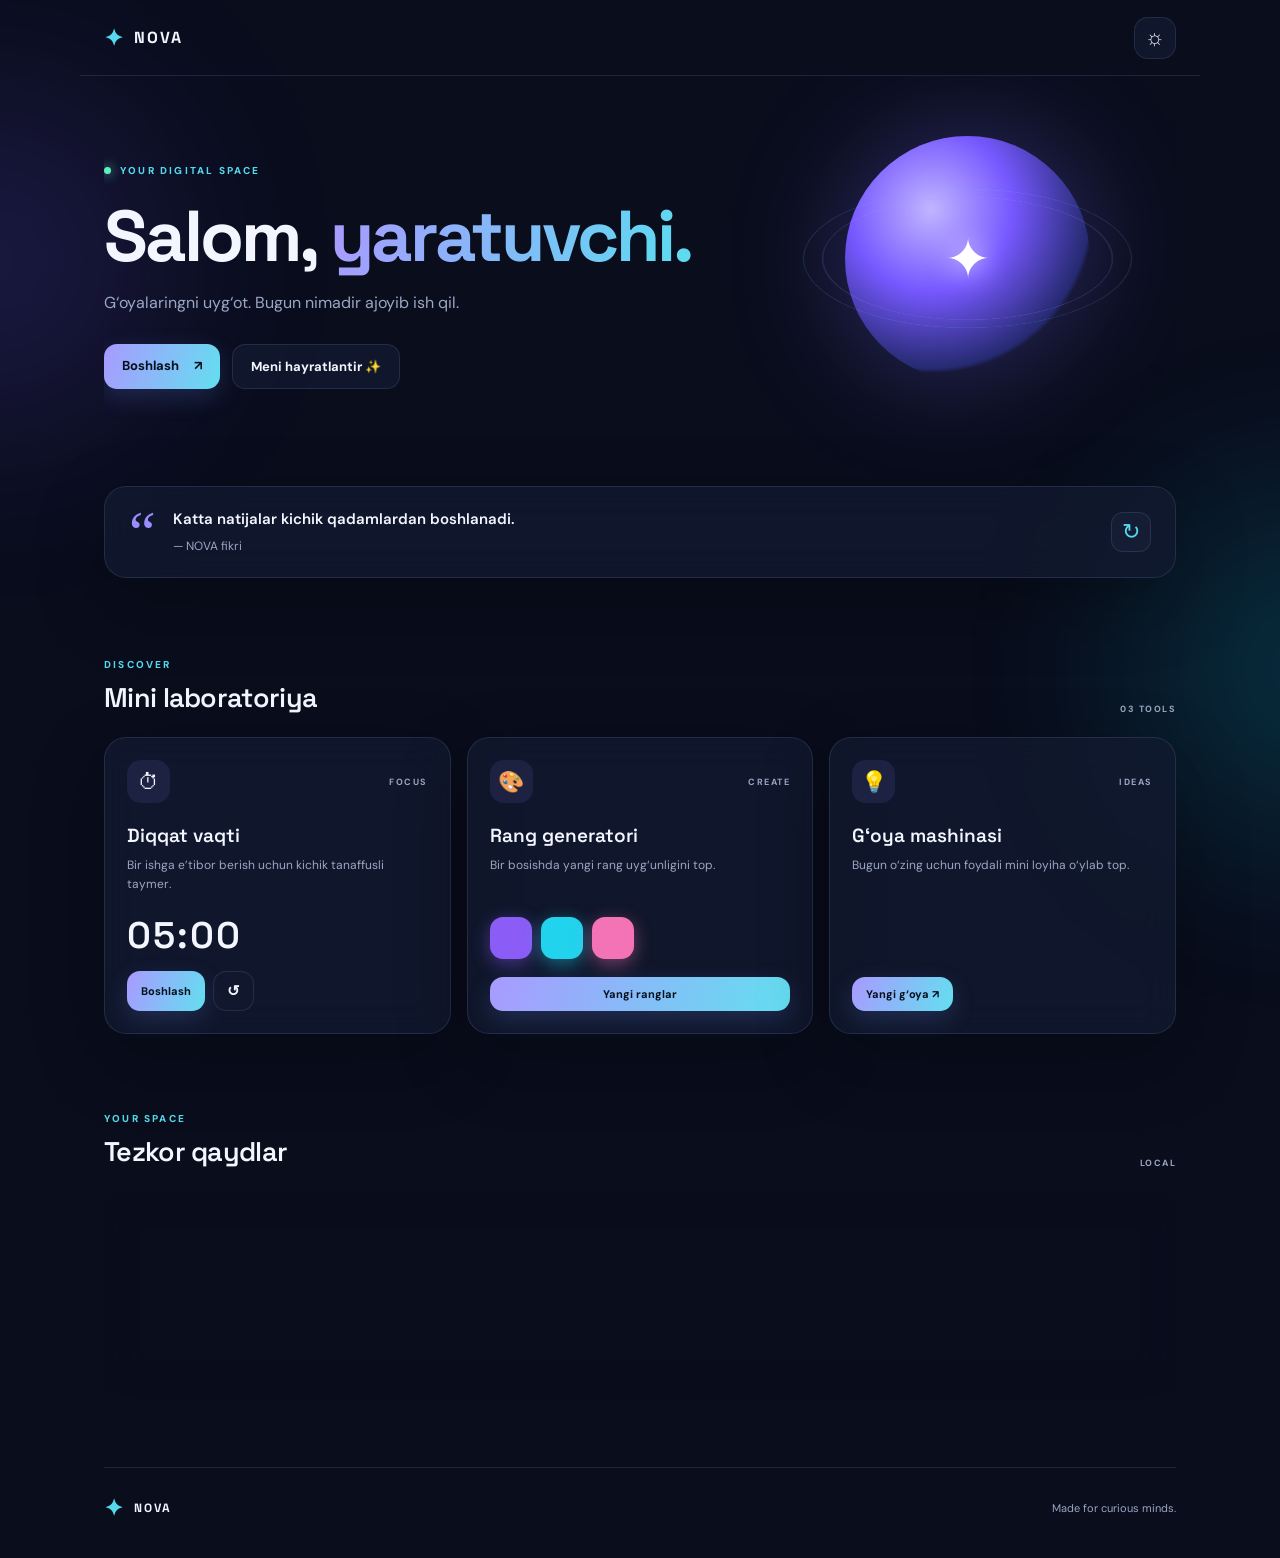
<file: 18497604/nova-creative-space-mwhyqzp4eula/web/1794754936120/index.html>
<!DOCTYPE html>
<html lang="uz">
<head>
  <meta charset="UTF-8" />
  <meta name="viewport" content="width=device-width, initial-scale=1.0" />
  <meta name="theme-color" content="#090d1c" />
  <title>NOVA — Your Space</title>
  <link rel="stylesheet" href="style.css" />
</head>
<body>
  <div class="ambient ambient-one"></div>
  <div class="ambient ambient-two"></div>

  <header class="topbar">
    <a class="brand" href="#"><span class="brand-mark">✦</span> NOVA</a>
    <button class="icon-btn" id="themeBtn" aria-label="Rangni almashtirish">☼</button>
  </header>

  <main class="container">
    <section class="hero">
      <div class="eyebrow"><span class="live-dot"></span> YOUR DIGITAL SPACE</div>
      <h1>Salom, <span class="gradient-text">yaratuvchi.</span></h1>
      <p class="hero-copy">G‘oyalaringni uyg‘ot. Bugun nimadir ajoyib ish qil.</p>
      <div class="hero-actions">
        <a class="primary-btn" href="#tools">Boshlash <span>↗</span></a>
        <button class="ghost-btn" id="surpriseBtn">Meni hayratlantir ✨</button>
      </div>
      <div class="hero-orb" aria-hidden="true"><div class="orb-core">✦</div></div>
    </section>

    <section class="quote-card">
      <div class="quote-icon">“</div>
      <div>
        <p id="quoteText">Katta natijalar kichik qadamlardan boshlanadi.</p>
        <span id="quoteAuthor">— NOVA fikri</span>
      </div>
      <button class="quote-refresh" id="quoteBtn" aria-label="Yangi fikr">↻</button>
    </section>

    <section class="section" id="tools">
      <div class="section-heading">
        <div><span class="eyebrow">DISCOVER</span><h2>Mini laboratoriya</h2></div>
        <span class="section-count">03 TOOLS</span>
      </div>
      <div class="tool-grid">
        <article class="tool-card focus-card">
          <div class="card-top"><span class="tool-icon">⏱</span><span class="tag">FOCUS</span></div>
          <h3>Diqqat vaqti</h3>
          <p>Bir ishga e’tibor berish uchun kichik tanaffusli taymer.</p>
          <div class="timer" id="timer">05:00</div>
          <div class="timer-actions">
            <button class="small-primary" id="timerStart">Boshlash</button>
            <button class="small-ghost" id="timerReset">↺</button>
          </div>
        </article>

        <article class="tool-card color-card">
          <div class="card-top"><span class="tool-icon">🎨</span><span class="tag">CREATE</span></div>
          <h3>Rang generatori</h3>
          <p>Bir bosishda yangi rang uyg‘unligini top.</p>
          <div class="swatches" id="swatches">
            <span style="--swatch:#8b5cf6"></span><span style="--swatch:#22d3ee"></span><span style="--swatch:#f472b6"></span>
          </div>
          <button class="small-primary" id="colorBtn">Yangi ranglar</button>
        </article>

        <article class="tool-card idea-card">
          <div class="card-top"><span class="tool-icon">💡</span><span class="tag">IDEAS</span></div>
          <h3>G‘oya mashinasi</h3>
          <p id="ideaText">Bugun o‘zing uchun foydali mini loyiha o‘ylab top.</p>
          <button class="small-primary" id="ideaBtn">Yangi g‘oya ↗</button>
        </article>
      </div>
    </section>

    <section class="section note-section">
      <div class="section-heading">
        <div><span class="eyebrow">YOUR SPACE</span><h2>Tezkor qaydlar</h2></div>
        <span class="section-count">LOCAL</span>
      </div>
      <div class="notes-panel">
        <textarea id="noteInput" placeholder="Fikringni shu yerga yoz..."></textarea>
        <div class="notes-bottom"><span id="saveStatus">Qaydlar qurilmangda saqlanadi</span><button class="small-primary" id="saveNote">Saqlash</button></div>
        <div id="savedNote" class="saved-note hidden"></div>
      </div>
    </section>

    <footer><span class="brand"><span class="brand-mark">✦</span> NOVA</span><span>Made for curious minds.</span></footer>
  </main>

  <div class="toast" id="toast" role="status"></div>
  <script src="script.js"></script>
</body>
</html>
</file>
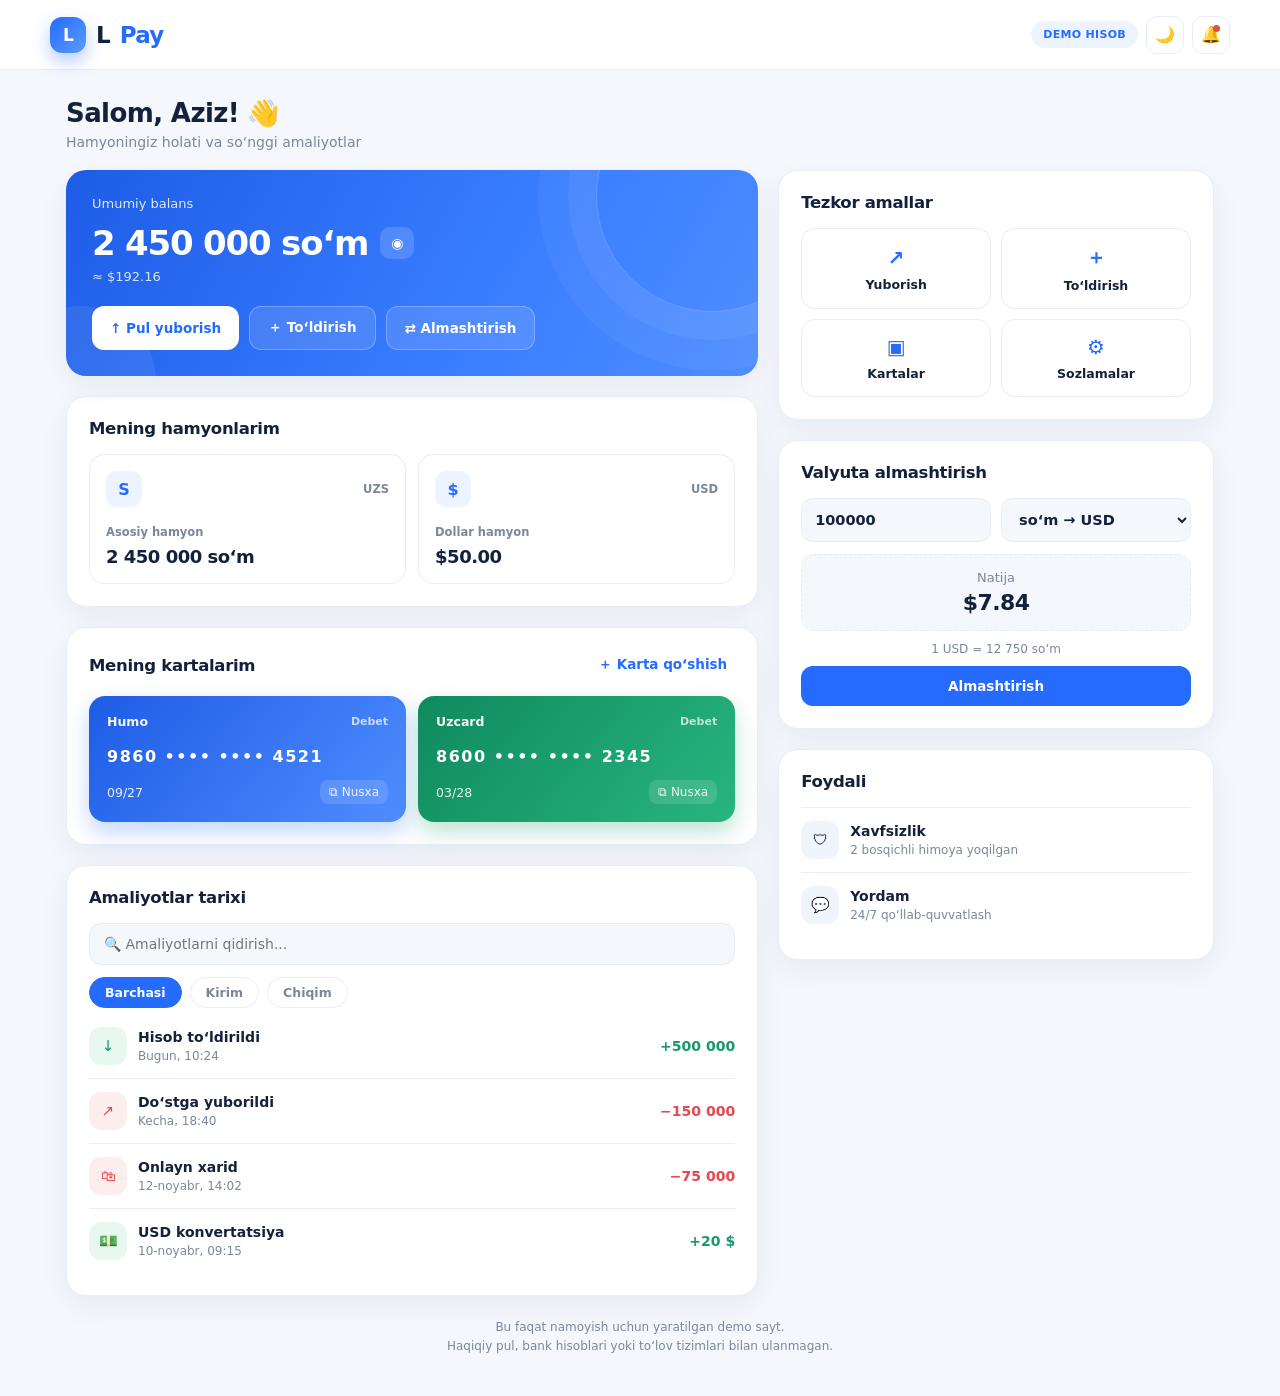
<file: 86718782/lpay-elektron-hamyon-mwkpr8ddjkbf/web/1794921229345/index.html>
<!doctype html>
<html lang="uz">
<head>
<meta charset="utf-8">
<meta name="viewport" content="width=device-width, initial-scale=1">
<meta name="theme-color" content="#246bfe">
<title>LPay — Demo hamyon</title>
<style>
:root{
  --navy:#14213d; --blue:#246bfe; --blue-2:#5b9bff;
  --bg:#f4f7fc; --card:#ffffff; --muted:#7b879b; --line:#e8edf5;
  --pos:#169b69; --neg:#e5484d;
  --shadow:0 10px 30px rgba(24,52,91,.06);
}
[data-theme="dark"]{
  --navy:#e6edfb; --bg:#0b1220; --card:#131c2e; --muted:#8593ab; --line:#22304a;
  --shadow:0 10px 30px rgba(0,0,0,.35);
}
*{box-sizing:border-box}
html{scroll-behavior:smooth}
body{
  margin:0;background:var(--bg);color:var(--navy);
  font-family:Inter,system-ui,-apple-system,"Segoe UI",Arial,sans-serif;
  -webkit-font-smoothing:antialiased;transition:background .25s,color .25s;
}
button{font-family:inherit}
/* ---------- TOPBAR ---------- */
.topbar{
  position:sticky;top:0;z-index:40;height:70px;background:var(--card);
  border-bottom:1px solid var(--line);display:flex;align-items:center;justify-content:space-between;
  padding:0 max(16px,calc((100% - 1180px)/2));transition:background .25s;
}
.brand{display:flex;align-items:center;gap:10px;font-size:23px;font-weight:900;letter-spacing:-.8px}
.brand .logo{
  width:36px;height:36px;border-radius:12px;display:grid;place-items:center;color:#fff;
  background:linear-gradient(135deg,#246bfe,#5b9bff);font-size:17px;font-weight:900;
  box-shadow:0 8px 18px rgba(36,107,254,.35);
}
.brand em{font-style:normal;color:var(--blue)}
.top-actions{display:flex;align-items:center;gap:8px}
.demo{font-size:11px;background:#eef4ff;color:var(--blue);padding:7px 12px;border-radius:20px;font-weight:800;letter-spacing:.3px}
[data-theme="dark"] .demo{background:#1b2740}
.icon-btn{
  width:38px;height:38px;border-radius:11px;border:1px solid var(--line);background:var(--card);
  color:var(--navy);font-size:16px;cursor:pointer;display:grid;place-items:center;position:relative;
  transition:.18s;
}
.icon-btn:hover{background:var(--bg)}
.icon-btn .dot{position:absolute;top:8px;right:9px;width:7px;height:7px;border-radius:50%;background:var(--neg)}
@media(max-width:600px){.demo{display:none}}
/* ---------- LAYOUT ---------- */
.wrap{max-width:1180px;margin:28px auto 40px;padding:0 16px}
.welcome{display:flex;justify-content:space-between;align-items:flex-end;gap:12px;margin-bottom:20px}
.welcome h1{font-size:26px;margin:0 0 6px;letter-spacing:-.6px}
.welcome p{color:var(--muted);margin:0;font-size:14px}
.layout{display:grid;grid-template-columns:minmax(0,1.35fr) minmax(0,.85fr);gap:20px;align-items:start}
.col{display:flex;flex-direction:column;gap:20px;min-width:0}
.card{background:var(--card);border:1px solid var(--line);border-radius:20px;padding:22px;box-shadow:var(--shadow);transition:background .25s,border-color .25s}
.section-title{font-size:16.5px;margin:0 0 16px;letter-spacing:-.3px}
.row-between{display:flex;justify-content:space-between;align-items:center;margin-bottom:16px}
.row-between .section-title{margin:0}
.link-btn{background:none;border:0;color:var(--blue);font-weight:800;font-size:13.5px;cursor:pointer;padding:6px 8px;border-radius:9px}
.link-btn:hover{background:#eef4ff}
[data-theme="dark"] .link-btn:hover{background:#1b2740}
/* ---------- BALANS ---------- */
.balance{
  background:linear-gradient(120deg,#1e5ce6,#397dff 60%,#4f8dff);color:#fff;
  border:0;position:relative;overflow:hidden;padding:26px;
}
.balance:after{
  content:"";position:absolute;width:230px;height:230px;border:1px solid #ffffff30;border-radius:50%;
  right:-70px;top:-90px;box-shadow:0 0 0 28px #ffffff0d,0 0 0 58px #ffffff0a;
}
.balance:before{
  content:"";position:absolute;width:150px;height:150px;border-radius:50%;background:#ffffff12;
  left:-60px;bottom:-80px;
}
.balance>*{position:relative;z-index:1}
.label{font-size:13px;opacity:.85}
.amountline{display:flex;align-items:center;gap:12px;margin:12px 0 6px;flex-wrap:wrap}
.amount{font-size:34px;font-weight:900;letter-spacing:-1.2px}
.eye{border:0;background:#ffffff26;color:#fff;border-radius:10px;padding:8px 11px;cursor:pointer;font-size:14px}
.eye:hover{background:#ffffff38}
.sub-amount{font-size:13px;opacity:.82;margin-bottom:22px}
.actions{display:flex;gap:10px;flex-wrap:wrap}
.action{
  border:0;border-radius:12px;padding:12px 18px;font-weight:800;font-size:13.5px;cursor:pointer;
  background:#fff;color:var(--blue);transition:.18s;
}
.action:hover{transform:translateY(-1px)}
.action.secondary{background:#ffffff1f;color:#fff;border:1px solid #ffffff40}
.action.full{width:100%;background:var(--blue);color:#fff;margin-top:6px}
/* ---------- HAMYONLAR ---------- */
.wallets{display:grid;grid-template-columns:repeat(auto-fit,minmax(150px,1fr));gap:12px}
.wallet{border:1px solid var(--line);border-radius:15px;padding:16px;transition:.18s;cursor:default}
.wallet:hover{border-color:var(--blue);transform:translateY(-2px)}
.wallet-top{display:flex;justify-content:space-between;align-items:center;margin-bottom:14px}
.wallet-icon{width:36px;height:36px;border-radius:11px;background:#edf3ff;color:var(--blue);display:grid;place-items:center;font-weight:900}
[data-theme="dark"] .wallet-icon{background:#1b2740}
.wallet small{color:var(--muted);font-size:11.5px;font-weight:700}
.wallet strong{display:block;font-size:18px;margin-top:6px;letter-spacing:-.5px}
/* ---------- KARTALAR ---------- */
.cards{display:grid;grid-template-columns:repeat(auto-fit,minmax(220px,1fr));gap:12px}
.bankcard{
  border-radius:16px;padding:18px;color:#fff;position:relative;overflow:hidden;
  background:linear-gradient(130deg,#1e5ce6,#4f8dff);box-shadow:0 10px 22px rgba(36,107,254,.28);
}
.bankcard.uzcard{background:linear-gradient(130deg,#0f8a5f,#28b57f);box-shadow:0 10px 22px rgba(22,155,105,.28)}
.bankcard.visa{background:linear-gradient(130deg,#1a2440,#33436b);box-shadow:0 10px 22px rgba(20,33,61,.3)}
.bc-top{display:flex;justify-content:space-between;align-items:center;font-size:12.5px;font-weight:800;opacity:.95}
.bc-type{font-size:11px;opacity:.75;font-weight:700}
.bc-num{font-size:16px;letter-spacing:1.5px;font-weight:700;margin:18px 0 14px}
.bc-bottom{display:flex;justify-content:space-between;align-items:center;font-size:12.5px;opacity:.9}
.bc-copy{background:#ffffff26;border:0;color:#fff;border-radius:8px;padding:5px 9px;cursor:pointer;font-size:12px}
.bc-copy:hover{background:#ffffff3d}
/* ---------- AMALIYOTLAR ---------- */
.search{
  width:100%;padding:12px 14px;border:1px solid var(--line);border-radius:12px;background:var(--bg);
  color:var(--navy);font-size:14px;outline:none;margin-bottom:12px;font-family:inherit;
}
.search:focus{border-color:var(--blue);box-shadow:0 0 0 3px rgba(36,107,254,.14)}
.chips{display:flex;gap:8px;margin-bottom:6px;flex-wrap:wrap}
.chip{
  border:1px solid var(--line);background:var(--card);color:var(--muted);border-radius:20px;
  padding:7px 15px;font-size:12.5px;font-weight:800;cursor:pointer;transition:.15s;
}
.chip.active{background:var(--blue);border-color:var(--blue);color:#fff}
.transaction{display:flex;justify-content:space-between;align-items:center;padding:13px 0;border-top:1px solid var(--line);gap:10px}
.transaction:first-child{border-top:0}
.tx-left{display:flex;align-items:center;gap:11px;min-width:0}
.tx-icon{width:38px;height:38px;border-radius:12px;background:#f0f4fb;display:grid;place-items:center;font-size:15px;flex:none}
[data-theme="dark"] .tx-icon{background:#1b2740}
.tx-icon.in{background:#e8f8f1;color:var(--pos)}
.tx-icon.out{background:#fdeeee;color:var(--neg)}
[data-theme="dark"] .tx-icon.in{background:#12301f}
[data-theme="dark"] .tx-icon.out{background:#33161a}
.tx-name{font-size:14px;font-weight:700;white-space:nowrap;overflow:hidden;text-overflow:ellipsis}
.tx-date{font-size:12px;color:var(--muted);margin-top:4px}
.tx-value{font-weight:900;font-size:14px;white-space:nowrap}
.positive{color:var(--pos)}
.negative{color:var(--neg)}
.empty{text-align:center;color:var(--muted);font-size:13.5px;padding:26px 0}
/* ---------- TEZKOR ---------- */
.quick{display:grid;grid-template-columns:1fr 1fr;gap:10px}
.quick button{
  border:1px solid var(--line);background:var(--card);border-radius:14px;padding:15px 8px;cursor:pointer;
  color:var(--navy);font-weight:800;font-size:12.5px;transition:.18s;
}
.quick button:hover{border-color:var(--blue);color:var(--blue);transform:translateY(-2px)}
.quick button span{display:block;font-size:20px;margin-bottom:7px;color:var(--blue)}
/* ---------- KONVERTER ---------- */
.conv-row{display:grid;grid-template-columns:1fr 1fr;gap:10px;margin-bottom:12px}
.conv-row input,.conv-row select{
  width:100%;padding:12px 13px;border:1px solid var(--line);border-radius:12px;background:var(--bg);
  color:var(--navy);font-size:14.5px;outline:none;font-family:inherit;font-weight:700;
}
.conv-row input:focus,.conv-row select:focus{border-color:var(--blue)}
.conv-result{
  background:var(--bg);border:1px dashed var(--line);border-radius:13px;padding:15px;
  font-size:13px;color:var(--muted);text-align:center;
}
.conv-result strong{display:block;font-size:22px;color:var(--navy);margin-top:5px;letter-spacing:-.6px}
.rate{font-size:12px;color:var(--muted);text-align:center;margin:11px 0 4px}
/* ---------- NOTICE ---------- */
.notice{font-size:12px;color:var(--muted);text-align:center;margin:22px 0 10px;line-height:1.6}
/* ---------- MODAL ---------- */
.modal-back{
  position:fixed;inset:0;background:rgba(16,27,50,.62);backdrop-filter:blur(3px);
  display:flex;align-items:center;justify-content:center;padding:18px;z-index:100;
  opacity:0;visibility:hidden;transition:.22s;
}
.modal-back.open{opacity:1;visibility:visible}
.modal{
  background:var(--card);border-radius:20px;padding:24px;width:min(100%,410px);
  box-shadow:0 24px 70px rgba(0,0,0,.35);max-height:88vh;overflow-y:auto;
  transform:translateY(14px) scale(.98);transition:.22s;
}
.modal-back.open .modal{transform:none}
.modal-head{display:flex;justify-content:space-between;align-items:flex-start;gap:12px}
.modal h2{margin:0;font-size:20px;letter-spacing:-.4px}
.modal-close{border:0;background:var(--bg);color:var(--muted);width:32px;height:32px;border-radius:10px;cursor:pointer;font-size:14px;flex:none}
.modal p{color:var(--muted);font-size:13px;margin:8px 0 18px;line-height:1.5}
.field{display:block;margin-bottom:13px}
.field span{display:block;font-size:12.5px;font-weight:800;color:var(--muted);margin-bottom:6px}
.field input,.field select{
  width:100%;padding:13px 14px;border:1px solid var(--line);border-radius:12px;
  background:var(--bg);color:var(--navy);font-size:15px;font-family:inherit;outline:none;font-weight:600;
}
.field input:focus,.field select:focus{border-color:var(--blue);box-shadow:0 0 0 3px rgba(36,107,254,.15)}
.quick-amounts{display:flex;gap:8px;flex-wrap:wrap;margin-bottom:6px}
.quick-amounts button{
  flex:1;min-width:78px;border:1px solid var(--line);background:var(--bg);border-radius:10px;
  padding:9px 6px;font-size:12.5px;font-weight:800;color:var(--navy);cursor:pointer;
}
.quick-amounts button:hover{border-color:var(--blue);color:var(--blue)}
.modal-actions{display:flex;gap:10px;margin-top:16px}
.modal-actions button{flex:1;padding:13px;border:0;border-radius:12px;font-weight:800;cursor:pointer;font-size:14px}
.primary{background:var(--blue);color:#fff}
.primary:hover{background:#1a58e0}
.cancel{background:var(--bg);color:var(--navy);border:1px solid var(--line)}
#message{font-size:13px;font-weight:700;min-height:18px;margin-top:12px;line-height:1.4}
/* ---------- TOAST ---------- */
.toast{
  position:fixed;left:50%;bottom:96px;transform:translate(-50%,20px);opacity:0;pointer-events:none;
  background:#14213d;color:#fff;padding:13px 20px;border-radius:13px;font-size:13.5px;font-weight:700;
  z-index:200;box-shadow:0 14px 34px rgba(0,0,0,.32);transition:.3s;max-width:90vw;text-align:center;
}
.toast.show{opacity:1;transform:translate(-50%,0)}
/* ---------- BOTTOM NAV ---------- */
.bottomnav{
  position:fixed;left:0;right:0;bottom:0;z-index:60;display:none;
  background:var(--card);border-top:1px solid var(--line);
  padding:8px 6px calc(8px + env(safe-area-inset-bottom));
  box-shadow:0 -6px 22px rgba(20,33,61,.07);
}
.bn-item{
  border:0;background:none;color:var(--muted);font-size:10.5px;font-weight:800;
  display:flex;flex-direction:column;align-items:center;gap:4px;padding:6px 2px;cursor:pointer;border-radius:12px;
}
.bn-item span{font-size:18px;line-height:1}
.bn-item.active,.bn-item:hover{color:var(--blue)}
/* ---------- RESPONSIVE ---------- */
@media(max-width:900px){
  .layout{grid-template-columns:1fr}
  .bottomnav{display:grid;grid-template-columns:repeat(5,1fr)}
  body{padding-bottom:78px}
  .welcome{align-items:flex-start;flex-direction:column;gap:6px}
  .welcome h1{font-size:23px}
  .toast{bottom:92px}
}
@media(max-width:520px){
  .wrap{margin-top:20px;padding:0 12px}
  .card{padding:18px;border-radius:17px}
  .balance{padding:20px}
  .amount{font-size:28px}
  .amountline{gap:8px}
  .action{padding:11px 14px;font-size:12.5px;flex:1 1 auto}
  .tx-name{font-size:13.5px}
  .tx-value{font-size:13.5px}
  .conv-row{grid-template-columns:1fr}
  .bc-num{font-size:14.5px;letter-spacing:1px}
}
@media(max-width:360px){
  .wallets{grid-template-columns:1fr}
  .amount{font-size:25px}
  .quick{grid-template-columns:1fr 1fr}
}
</style>
</head>
<body>

<!-- ============ TOPBAR ============ -->
<header class="topbar">
  <div class="brand"><div class="logo">L</div>L<em>Pay</em></div>
  <div class="top-actions">
    <span class="demo">DEMO HISOB</span>
    <button class="icon-btn" id="themeBtn" aria-label="Mavzuni almashtirish">🌙</button>
    <button class="icon-btn" data-act="notifications" aria-label="Bildirishnomalar">🔔<span class="dot"></span></button>
  </div>
</header>

<!-- ============ MAIN ============ -->
<main class="wrap">
  <div class="welcome">
    <div>
      <h1>Salom, Aziz! 👋</h1>
      <p>Hamyoningiz holati va so‘nggi amaliyotlar</p>
    </div>
  </div>

  <div class="layout">
    <!-- ---------- CHAP USTUN ---------- -->
    <div class="col">

      <!-- Balans -->
      <div class="card balance">
        <div class="label">Umumiy balans</div>
        <div class="amountline">
          <div class="amount" id="balance">2 450 000 so‘m</div>
          <button class="eye" id="toggle" aria-label="Balansni yashirish">◉</button>
        </div>
        <div class="sub-amount" id="balanceSub">≈ $192.16</div>
        <div class="actions">
          <button class="action" data-act="send">↑ Pul yuborish</button>
          <button class="action secondary" data-act="topup">＋ To‘ldirish</button>
          <button class="action secondary" data-act="exchange">⇄ Almashtirish</button>
        </div>
      </div>

      <!-- Hamyonlar -->
      <div class="card">
        <h3 class="section-title">Mening hamyonlarim</h3>
        <div class="wallets">
          <div class="wallet">
            <div class="wallet-top"><div class="wallet-icon">S</div><small>UZS</small></div>
            <small>Asosiy hamyon</small>
            <strong id="walletUZS">2 450 000 so‘m</strong>
          </div>
          <div class="wallet">
            <div class="wallet-top"><div class="wallet-icon">$</div><small>USD</small></div>
            <small>Dollar hamyon</small>
            <strong id="walletUSD">$50.00</strong>
          </div>
        </div>
      </div>

      <!-- Kartalar -->
      <div class="card">
        <div class="row-between">
          <h3 class="section-title">Mening kartalarim</h3>
          <button class="link-btn" data-act="addcard">＋ Karta qo‘shish</button>
        </div>
        <div class="cards" id="cardsList"></div>
      </div>

      <!-- Amaliyotlar -->
      <div class="card" id="txSection">
        <div class="row-between">
          <h3 class="section-title">Amaliyotlar tarixi</h3>
        </div>
        <input class="search" id="txSearch" placeholder="🔍 Amaliyotlarni qidirish...">
        <div class="chips" id="txFilters">
          <button class="chip active" data-filter="all">Barchasi</button>
          <button class="chip" data-filter="in">Kirim</button>
          <button class="chip" data-filter="out">Chiqim</button>
        </div>
        <div id="txList"></div>
      </div>

    </div>

    <!-- ---------- O'NG USTUN ---------- -->
    <aside class="col">

      <!-- Tezkor amallar -->
      <div class="card">
        <h3 class="section-title">Tezkor amallar</h3>
        <div class="quick">
          <button data-act="send"><span>↗</span>Yuborish</button>
          <button data-act="topup"><span>＋</span>To‘ldirish</button>
          <button data-act="addcard"><span>▣</span>Kartalar</button>
          <button data-act="settings"><span>⚙</span>Sozlamalar</button>
        </div>
      </div>

      <!-- Konverter -->
      <div class="card" id="converter">
        <h3 class="section-title">Valyuta almashtirish</h3>
        <div class="conv-row">
          <input id="convAmount" type="number" min="0" inputmode="decimal" value="100000" placeholder="Summa">
          <select id="convDir">
            <option value="uzs-usd">so‘m → USD</option>
            <option value="usd-uzs">USD → so‘m</option>
          </select>
        </div>
        <div class="conv-result">Natija<strong id="convResult">$7.84</strong></div>
        <div class="rate" id="rateLabel">1 USD = 12 750 so‘m</div>
        <button class="action full" id="convBtn">Almashtirish</button>
      </div>

      <!-- Bildirishnoma / ma'lumot -->
      <div class="card">
        <h3 class="section-title">Foydali</h3>
        <div class="transaction">
          <div class="tx-left">
            <div class="tx-icon">🛡</div>
            <div><div class="tx-name">Xavfsizlik</div><div class="tx-date">2 bosqichli himoya yoqilgan</div></div>
          </div>
        </div>
        <div class="transaction">
          <div class="tx-left">
            <div class="tx-icon">💬</div>
            <div><div class="tx-name">Yordam</div><div class="tx-date">24/7 qo‘llab-quvvatlash</div></div>
          </div>
        </div>
      </div>

    </aside>
  </div>

  <div class="notice">
    Bu faqat namoyish uchun yaratilgan demo sayt.<br>
    Haqiqiy pul, bank hisoblari yoki to‘lov tizimlari bilan ulanmagan.
  </div>
</main>

<!-- ============ BOTTOM NAV (mobil) ============ -->
<nav class="bottomnav">
  <button class="bn-item active" data-act="home"><span>⌂</span>Asosiy</button>
  <button class="bn-item" data-act="send"><span>↗</span>Yuborish</button>
  <button class="bn-item" data-act="topup"><span>＋</span>To‘ldirish</button>
  <button class="bn-item" data-act="tx"><span>≡</span>Tarix</button>
  <button class="bn-item" data-act="settings"><span>⚙</span>Profil</button>
</nav>

<!-- ============ MODAL ============ -->
<div class="modal-back" id="overlay" role="dialog" aria-modal="true">
  <div class="modal">
    <div class="modal-head">
      <h2 id="modalTitle">Pul yuborish</h2>
      <button class="modal-close" id="modalClose" aria-label="Yopish">✕</button>
    </div>
    <p id="modalDesc">Demo amaliyotini sinab ko‘ring.</p>
    <div id="modalBody"></div>
    <div class="modal-actions" id="modalActions"></div>
    <div id="message"></div>
  </div>
</div>

<!-- ============ TOAST ============ -->
<div class="toast" id="toast"></div>

<script>
/* =========================================================
   LPay — Demo hamyon (barcha ma'lumotlar faqat brauzerda)
   ========================================================= */
const $  = s => document.querySelector(s);
const $$ = s => [...document.querySelectorAll(s)];
const STORE_KEY = 'lpay_demo_v2';

/* ---------- HOLAT ---------- */
const state = {
  hidden: false,
  theme : 'light',
  rate  : 12750,                 // 1 USD = 12 750 so'm
  wallets: { uzs: 2450000, usd: 50 },
  cards: [
    { id:1, brand:'Humo',   type:'Debet', number:'9860123456784521', expiry:'09/27' },
    { id:2, brand:'Uzcard', type:'Debet', number:'8600456789012345', expiry:'03/28' }
  ],
  txs: [
    { id:1, dir:'in',  icon:'↓',  name:'Hisob to‘ldirildi', date:'Bugun, 10:24',    amount:500000, cur:'UZS' },
    { id:2, dir:'out', icon:'↗',  name:'Do‘stga yuborildi',  date:'Kecha, 18:40',    amount:150000, cur:'UZS' },
    { id:3, dir:'out', icon:'🛍', name:'Onlayn xarid',       date:'12-noyabr, 14:02', amount:75000,  cur:'UZS' },
    { id:4, dir:'in',  icon:'💵', name:'USD konvertatsiya',  date:'10-noyabr, 09:15', amount:20,     cur:'USD' }
  ]
};

let txFilter = 'all';
let txQuery  = '';

/* ---------- YORDAMCHILAR ---------- */
const fmt = n => Math.round(n).toString().replace(/\B(?=(\d{3})+(?!\d))/g, ' ');
const uzs = n => fmt(n) + ' so‘m';
const usd = n => '$' + Number(n).toFixed(2);
const money = (n, cur) => cur === 'USD' ? usd(n) : uzs(n);
const pad = n => String(n).padStart(2, '0');
const nowLabel = () => { const d = new Date(); return `Bugun, ${pad(d.getHours())}:${pad(d.getMinutes())}`; };

function save(){
  try{
    localStorage.setItem(STORE_KEY, JSON.stringify({
      hidden: state.hidden, theme: state.theme, rate: state.rate,
      wallets: state.wallets, cards: state.cards, txs: state.txs
    }));
  }catch(e){}
}
function load(){
  try{
    const raw = localStorage.getItem(STORE_KEY);
    if(raw) Object.assign(state, JSON.parse(raw));
  }catch(e){}
}

/* ---------- TOAST ---------- */
let toastTimer;
function toast(text){
  const el = $('#toast');
  el.textContent = text;
  el.classList.add('show');
  clearTimeout(toastTimer);
  toastTimer = setTimeout(() => el.classList.remove('show'), 2600);
}

/* ---------- RENDER ---------- */
function renderBalance(){
  $('#balance').textContent = state.hidden ? '••••••••' : uzs(state.wallets.uzs);
  $('#balanceSub').textContent = state.hidden ? '••••••' : '≈ ' + usd(state.wallets.uzs / state.rate);
  $('#walletUZS').textContent = state.hidden ? '••••••' : uzs(state.wallets.uzs);
  $('#walletUSD').textContent = state.hidden ? '••••' : usd(state.wallets.usd);
  $('#toggle').textContent = state.hidden ? '◌' : '◉';
}

function renderTxs(){
  const box = $('#txList');
  const q = txQuery.trim().toLowerCase();
  const list = state.txs.filter(t =>
    (txFilter === 'all' || t.dir === txFilter) &&
    (!q || t.name.toLowerCase().includes(q))
  );

  if(!list.length){
    box.innerHTML = '<div class="empty">Amaliyot topilmadi 🔍</div>';
    return;
  }

  box.innerHTML = list.map(t => {
    const sign = t.dir === 'in' ? '+' : '−';
    return `<div class="transaction">
      <div class="tx-left">
        <div class="tx-icon ${t.dir}">${t.icon}</div>
        <div>
          <div class="tx-name">${t.name}</div>
          <div class="tx-date">${t.date}</div>
        </div>
      </div>
      <div class="tx-value ${t.dir === 'in' ? 'positive' : 'negative'}">${sign}${fmt(t.amount)}${t.cur === 'USD' ? ' $' : ''}</div>
    </div>`;
  }).join('');
}

function renderCards(){
  const box = $('#cardsList');
  if(!state.cards.length){
    box.innerHTML = '<div class="empty">Hali karta qo‘shilmagan</div>';
    return;
  }
  box.innerHTML = state.cards.map(c => {
    const brandCls = c.brand.toLowerCase();
    const first = c.number.slice(0, 4);
    const last  = c.number.slice(-4);
    return `<div class="bankcard ${brandCls}">
      <div class="bc-top"><span>${c.brand}</span><span class="bc-type">${c.type}</span></div>
      <div class="bc-num">${first} •••• •••• ${last}</div>
      <div class="bc-bottom">
        <span>${c.expiry}</span>
        <button class="bc-copy" data-copy="${c.number}" title="Nusxalash">⧉ Nusxa</button>
      </div>
    </div>`;
  }).join('');
}

function renderAll(){
  renderBalance();
  renderTxs();
  renderCards();
  updateConv();
}

/* ---------- MODAL TIZIMI ---------- */
const overlay = $('#overlay');

function openModal({ title, desc = '', body = '', actions = [] }){
  $('#modalTitle').textContent = title;
  $('#modalDesc').innerHTML = desc;
  $('#modalBody').innerHTML = body;
  $('#message').textContent = '';
  const box = $('#modalActions');
  box.innerHTML = '';
  actions.forEach(a => {
    const b = document.createElement('button');
    b.className = a.cls || 'primary';
    b.textContent = a.label;
    b.onclick = () => (a.onClick ? a.onClick() : closeModal());
    box.appendChild(b);
  });
  overlay.classList.add('open');
  document.body.style.overflow = 'hidden';
  const firstInput = $('#modalBody input');
  if(firstInput) setTimeout(() => firstInput.focus(), 120);
}

function closeModal(){
  overlay.classList.remove('open');
  document.body.style.overflow = '';
}

function setMsg(text, ok = false){
  const m = $('#message');
  m.style.color = ok ? 'var(--pos)' : 'var(--neg)';
  m.textContent = text;
}

/* ---------- MODAL: PUL YUBORISH ---------- */
function modalSend(){
  openModal({
    title: 'Pul yuborish',
    desc: 'Qabul qiluvchi va summani kiriting. Bu demo — pul haqiqiy emas.',
    body: `
      <label class="field"><span>Qabul qiluvchi</span>
        <input id="f_recipient" placeholder="+998 90 123 45 67 yoki LPay ID" autocomplete="off"></label>
      <label class="field"><span>Summa (so‘m)</span>
        <input id="f_amount" type="number" min="1" inputmode="numeric" placeholder="0"></label>
      <div class="quick-amounts">
        <button type="button" data-fill="50000">50 000</button>
        <button type="button" data-fill="100000">100 000</button>
        <button type="button" data-fill="500000">500 000</button>
        <button type="button" data-fill="1000000">1 000 000</button>
      </div>
      <div class="rate" style="text-align:left">Komissiya: 0 so‘m (demo)</div>
    `,
    actions: [
      { label: 'Bekor qilish', cls: 'cancel', onClick: closeModal },
      { label: 'Tasdiqlash', cls: 'primary', onClick: doSend }
    ]
  });
  bindQuickAmounts();
}

function doSend(){
  const rec = $('#f_recipient').value.trim();
  const amt = Number($('#f_amount').value);

  if(rec.length < 4)        return setMsg('Qabul qiluvchi raqamini kiriting.');
  if(!Number.isFinite(amt) || amt <= 0) return setMsg('Summani to‘g‘ri kiriting.');
  if(amt > state.wallets.uzs) return setMsg('Balansda mablag‘ yetarli emas.');

  state.wallets.uzs -= amt;
  state.txs.unshift({ id: Date.now(), dir:'out', icon:'↗', name:'O‘tkazma: ' + rec, date: nowLabel(), amount: amt, cur:'UZS' });

  save(); renderAll(); closeModal();
  toast(`✅ ${uzs(amt)} muvaffaqiyatli yuborildi`);
}

/* ---------- MODAL: TO'LDIRISH ---------- */
function modalTopup(){
  openModal({
    title: 'Hamyonni to‘ldirish',
    desc: 'Demo rejimida to‘ldirish summasini tanlang yoki kiriting.',
    body: `
      <label class="field"><span>Summa (so‘m)</span>
        <input id="f_amount" type="number" min="1" inputmode="numeric" placeholder="0"></label>
      <div class="quick-amounts">
        <button type="button" data-fill="100000">100 000</button>
        <button type="button" data-fill="500000">500 000</button>
        <button type="button" data-fill="1000000">1 000 000</button>
        <button type="button" data-fill="2000000">2 000 000</button>
      </div>
      <label class="field" style="margin-top:12px"><span>To‘lov usuli</span>
        <select id="f_method">
          <option>Humo karta •••• 4521</option>
          <option>Uzcard karta •••• 2345</option>
          <option>Payme (demo)</option>
          <option>Click (demo)</option>
        </select></label>
    `,
    actions: [
      { label: 'Bekor qilish', cls: 'cancel', onClick: closeModal },
      { label: 'To‘ldirish', cls: 'primary', onClick: doTopup }
    ]
  });
  bindQuickAmounts();
}

function doTopup(){
  const amt = Number($('#f_amount').value);
  if(!Number.isFinite(amt) || amt <= 0) return setMsg('Summani to‘g‘ri kiriting.');

  state.wallets.uzs += amt;
  state.txs.unshift({ id: Date.now(), dir:'in', icon:'↓', name:'Hisob to‘ldirildi', date: nowLabel(), amount: amt, cur:'UZS' });

  save(); renderAll(); closeModal();
  toast(`✅ Balans ${uzs(amt)} ga to‘ldirildi`);
}

/* ---------- MODAL: KARTA QO'SHISH ---------- */
function modalAddCard(){
  openModal({
    title: 'Karta qo‘shish',
    desc: 'Demo rejimida istalgan 16 xonali raqamni kiritishingiz mumkin.',
    body: `
      <label class="field"><span>Karta raqami</span>
        <input id="f_cardnum" inputmode="numeric" maxlength="19" placeholder="8600 0000 0000 0000"></label>
      <label class="field"><span>Amal qilish muddati</span>
        <input id="f_expiry" maxlength="5" placeholder="MM/YY"></label>
      <label class="field"><span>Karta turi</span>
        <select id="f_brand">
          <option value="Humo">Humo</option>
          <option value="Uzcard">Uzcard</option>
          <option value="Visa">Visa</option>
        </select></label>
    `,
    actions: [
      { label: 'Bekor qilish', cls: 'cancel', onClick: closeModal },
      { label: 'Qo‘shish', cls: 'primary', onClick: doAddCard }
    ]
  });

  const numInput = $('#f_cardnum');
  numInput.addEventListener('input', () => {
    const digits = numInput.value.replace(/\D/g, '').slice(0, 16);
    numInput.value = digits.replace(/(.{4})/g, '$1 ').trim();
  });

  const expInput = $('#f_expiry');
  expInput.addEventListener('input', () => {
    const d = expInput.value.replace(/\D/g, '').slice(0, 4);
    expInput.value = d.length > 2 ? d.slice(0, 2) + '/' + d.slice(2) : d;
  });
}

function doAddCard(){
  const raw = $('#f_cardnum').value.replace(/\D/g, '');
  const exp = $('#f_expiry').value.trim();
  const brand = $('#f_brand').value;

  if(raw.length !== 16) return setMsg('Karta raqami 16 xonali bo‘lishi kerak.');
  if(!/^\d{2}\/\d{2}$/.test(exp)) return setMsg('Muddatni MM/YY ko‘rinishida kiriting.');

  state.cards.push({ id: Date.now(), brand, type: 'Debet', number: raw, expiry: exp });
  save(); renderCards(); closeModal();
  toast(`✅ ${brand} kartasi qo‘shildi`);
}

/* ---------- MODAL: SOZLAMALAR ---------- */
function modalSettings(){
  openModal({
    title: 'Sozlamalar',
    desc: 'Demo profil sozlamalari.',
    body: `
      <label class="field"><span>Mavzu</span>
        <select id="f_theme">
          <option value="light" ${state.theme === 'light' ? 'selected' : ''}>Yorug‘</option>
          <option value="dark"  ${state.theme === 'dark'  ? 'selected' : ''}>Tungi</option>
        </select></label>
      <label class="field"><span>Til</span>
        <select id="f_lang">
          <option>O‘zbekcha</option>
          <option>Русский</option>
          <option>English</option>
        </select></label>
      <label class="field"><span>Bildirishnomalar</span>
        <select id="f_notify">
          <option>Yoqilgan</option>
          <option>O‘chirilgan</option>
        </select></label>
      <div class="rate" style="text-align:left">Hisob: Aziz Karimov · ID: LP-884219</div>
    `,
    actions: [
      { label: 'Demo ma’lumotlarni tiklash', cls: 'cancel', onClick: resetDemo },
      { label: 'Saqlash', cls: 'primary', onClick: () => {
          state.theme = $('#f_theme').value;
          applyTheme();
          save();
          closeModal();
          toast('✅ Sozlamalar saqlandi');
        } }
    ]
  });
}

function resetDemo(){
  try{ localStorage.removeItem(STORE_KEY); }catch(e){}
  location.reload();
}

/* ---------- MODAL: BILDIRISHNOMALAR ---------- */
function modalNotifications(){
  openModal({
    title: 'Bildirishnomalar',
    desc: 'So‘nggi xabarlar (demo).',
    body: `
      <div class="transaction">
        <div class="tx-left"><div class="tx-icon in">↓</div>
          <div><div class="tx-name">Hisobingiz to‘ldirildi</div><div class="tx-date">Bugun, 10:24 · +500 000 so‘m</div></div></div>
      </div>
      <div class="transaction">
        <div class="tx-left"><div class="tx-icon">🛡</div>
          <div><div class="tx-name">Xavfsizlik</div><div class="tx-date">Yangi qurilmadan kirish aniqlandi</div></div></div>
      </div>
      <div class="transaction">
        <div class="tx-left"><div class="tx-icon">🎁</div>
          <div><div class="tx-name">Aksiya</div><div class="tx-date">Birinchi o‘tkazma — komissiyasiz!</div></div></div>
      </div>
    `,
    actions: [{ label: 'Yopish', cls: 'primary', onClick: closeModal }]
  });
}

/* ---------- QUICK AMOUNT TUGMALARI ---------- */
function bindQuickAmounts(){
  $$('#modalBody [data-fill]').forEach(b => {
    b.onclick = () => { $('#f_amount').value = b.dataset.fill; };
  });
}

/* ---------- VALYUTA KONVERTERI ---------- */
function updateConv(){
  const amt = Number($('#convAmount').value) || 0;
  const dir = $('#convDir').value;
  const out = dir === 'uzs-usd' ? amt / state.rate : amt * state.rate;
  $('#convResult').textContent = dir === 'uzs-usd' ? usd(out) : uzs(out);
  $('#rateLabel').textContent = '1 USD = ' + fmt(state.rate) + ' so‘m';
}

function doConvert(){
  const amt = Number($('#convAmount').value) || 0;
  const dir = $('#convDir').value;

  if(amt <= 0) return toast('⚠️ Summani kiriting');

  if(dir === 'uzs-usd'){
    if(amt > state.wallets.uzs) return toast('⚠️ so‘m balansi yetarli emas');
    const got = amt / state.rate;
    state.wallets.uzs -= amt;
    state.wallets.usd += got;
    state.txs.unshift({ id: Date.now(), dir:'out', icon:'⇄', name:'USD ga almashtirish', date: nowLabel(), amount: amt, cur:'UZS' });
    state.txs.unshift({ id: Date.now()+1, dir:'in', icon:'💵', name:'USD hisobga tushdi', date: nowLabel(), amount: got, cur:'USD' });
    toast(`✅ ${uzs(amt)} → ${usd(got)}`);
  }else{
    if(amt > state.wallets.usd) return toast('⚠️ USD balansi yetarli emas');
    const got = amt * state.rate;
    state.wallets.usd -= amt;
    state.wallets.uzs += got;
    state.txs.unshift({ id: Date.now(), dir:'out', icon:'💵', name:'so‘m ga almashtirish', date: nowLabel(), amount: amt, cur:'USD' });
    state.txs.unshift({ id: Date.now()+1, dir:'in', icon:'⇄', name:'so‘m hisobga tushdi', date: nowLabel(), amount: got, cur:'UZS' });
    toast(`✅ ${usd(amt)} → ${uzs(got)}`);
  }

  save(); renderAll();
}

/* ---------- MAVZU ---------- */
function applyTheme(){
  document.documentElement.setAttribute('data-theme', state.theme);
  $('#themeBtn').textContent = state.theme === 'dark' ? '☀️' : '🌙';
}

/* ---------- GLOBAL CLICK HANDLER ---------- */
document.addEventListener('click', e => {

  /* Nusxalash */
  const copyBtn = e.target.closest('[data-copy]');
  if(copyBtn){
    const num = copyBtn.dataset.copy;
    if(navigator.clipboard && navigator.clipboard.writeText){
      navigator.clipboard.writeText(num).then(() => toast('📋 Karta raqami nusxalandi'));
    }else{
      toast('📋 ' + num);
    }
    return;
  }

  /* data-act amallar */
  const btn = e.target.closest('[data-act]');
  if(!btn) return;

  const act = btn.dataset.act;
  const map = {
    send: modalSend,
    topup: modalTopup,
    addcard: modalAddCard,
    settings: modalSettings,
    notifications: modalNotifications,
    exchange: () => {
      $('#converter').scrollIntoView({ behavior: 'smooth', block: 'center' });
      $('#convAmount').focus();
    },
    home: () => window.scrollTo({ top: 0, behavior: 'smooth' }),
    tx: () => $('#txSection').scrollIntoView({ behavior: 'smooth', block: 'start' })
  };
  if(map[act]) map[act]();

  /* bottom nav faol holat */
  if(btn.classList.contains('bn-item')){
    $$('.bn-item').forEach(b => b.classList.remove('active'));
    btn.classList.add('active');
  }
});

/* ---------- FILTR / QIDIRUV ---------- */
$('#txFilters').addEventListener('click', e => {
  const chip = e.target.closest('.chip');
  if(!chip) return;
  txFilter = chip.dataset.filter;
  $$('#txFilters .chip').forEach(c => c.classList.remove('active'));
  chip.classList.add('active');
  renderTxs();
});

$('#txSearch').addEventListener('input', e => {
  txQuery = e.target.value;
  renderTxs();
});

/* ---------- BALANSNI YASHIRISH ---------- */
$('#toggle').addEventListener('click', () => {
  state.hidden = !state.hidden;
  renderBalance();
  save();
});

/* ---------- KONVERTER EVENTLARI ---------- */
$('#convAmount').addEventListener('input', updateConv);
$('#convDir').addEventListener('change', updateConv);
$('#convBtn').addEventListener('click', doConvert);

/* ---------- MAVZU TUGMASI ---------- */
$('#themeBtn').addEventListener('click', () => {
  state.theme = state.theme === 'dark' ? 'light' : 'dark';
  applyTheme();
  save();
});

/* ---------- MODAL YOPISH ---------- */
$('#modalClose').addEventListener('click', closeModal);
overlay.addEventListener('click', e => { if(e.target === overlay) closeModal(); });
document.addEventListener('keydown', e => { if(e.key === 'Escape') closeModal(); });

/* ---------- ISHGA TUSHIRISH ---------- */
load();
applyTheme();
renderAll();
</script>
</body>
</html>
</file>
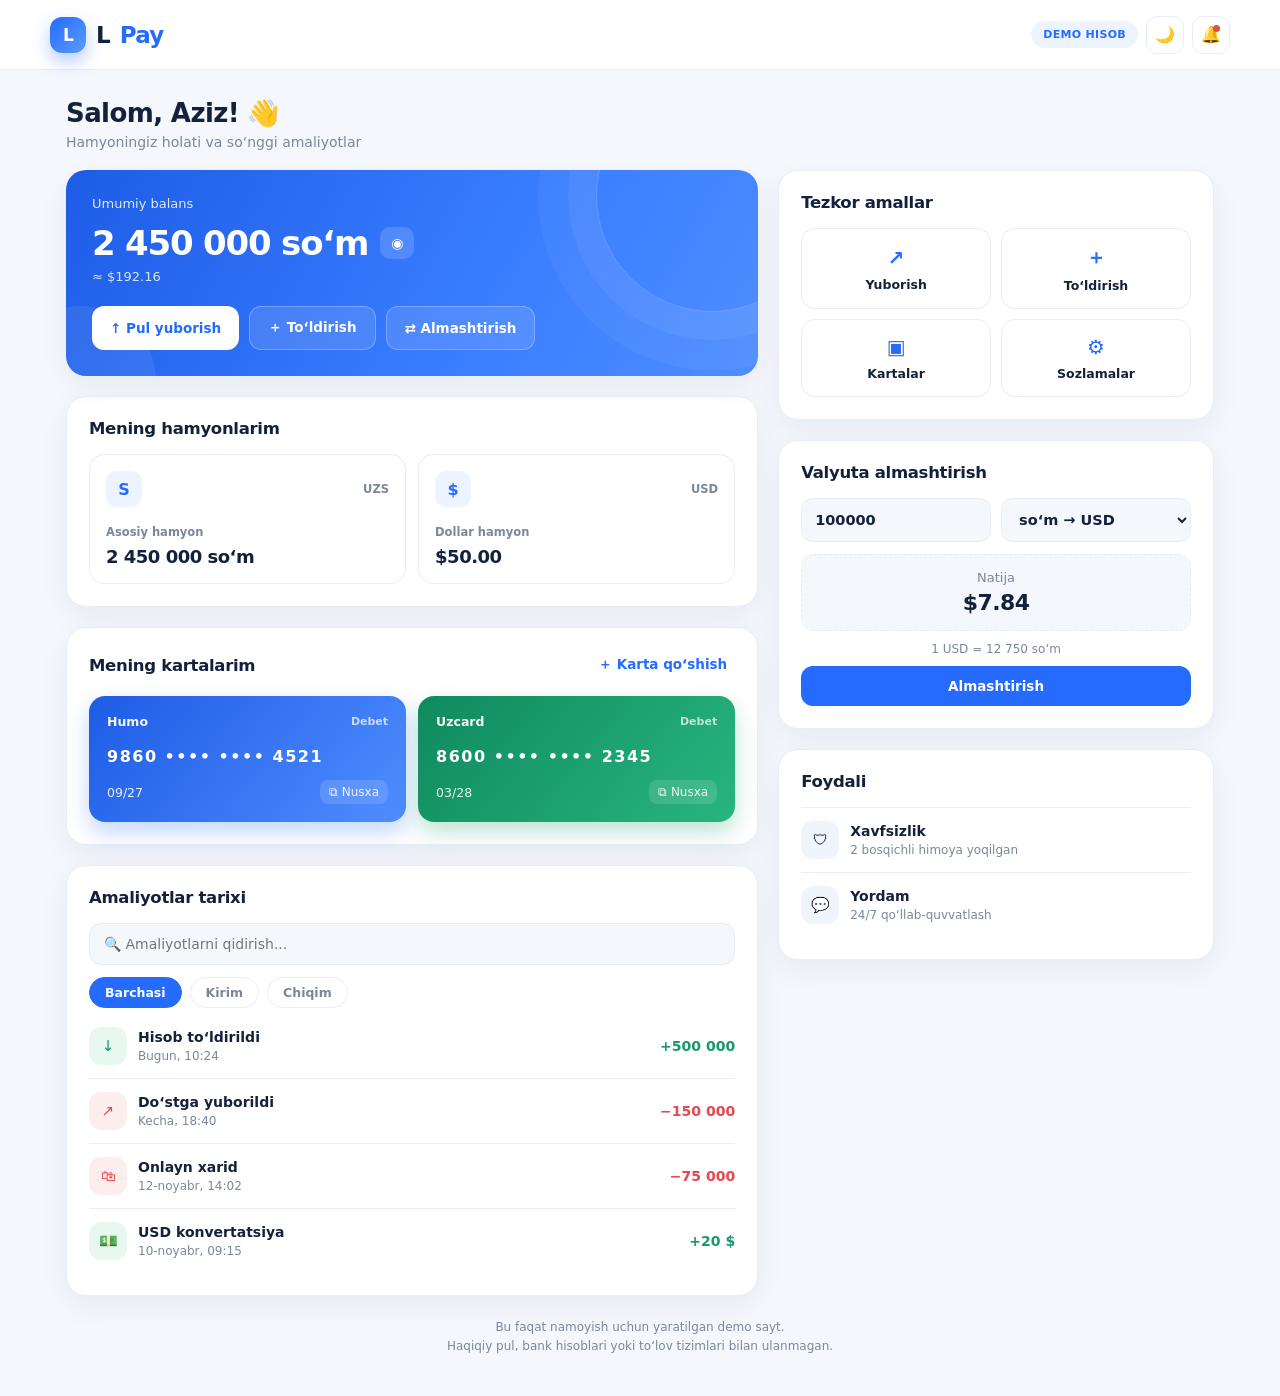
<file: 86718782/lpay-elektron-hamyon-mwljei2p11rx/web/1794971023873/index.html>
<!DOCTYPE html>
<html lang="uz">
<head>
<meta charset="utf-8">
<meta name="viewport" content="width=device-width, initial-scale=1">
<meta name="theme-color" content="#246bfe">
<title>LPay — Demo hamyon</title>
<style>
:root{
  --navy:#14213d; --blue:#246bfe; --blue-2:#5b9bff;
  --bg:#f4f7fc; --card:#ffffff; --muted:#7b879b; --line:#e8edf5;
  --pos:#169b69; --neg:#e5484d;
  --shadow:0 10px 30px rgba(24,52,91,.06);
}
[data-theme="dark"]{
  --navy:#e6edfb; --bg:#0b1220; --card:#131c2e; --muted:#8593ab; --line:#22304a;
  --shadow:0 10px 30px rgba(0,0,0,.35);
}
*{box-sizing:border-box}
html{scroll-behavior:smooth}
body{
  margin:0;background:var(--bg);color:var(--navy);
  font-family:Inter,system-ui,-apple-system,"Segoe UI",Arial,sans-serif;
  -webkit-font-smoothing:antialiased;transition:background .25s,color .25s;
}
button{font-family:inherit}
/* ---------- TOPBAR ---------- */
.topbar{
  position:sticky;top:0;z-index:40;height:70px;background:var(--card);
  border-bottom:1px solid var(--line);display:flex;align-items:center;justify-content:space-between;
  padding:0 max(16px,calc((100% - 1180px)/2));transition:background .25s;
}
.brand{display:flex;align-items:center;gap:10px;font-size:23px;font-weight:900;letter-spacing:-.8px}
.brand .logo{
  width:36px;height:36px;border-radius:12px;display:grid;place-items:center;color:#fff;
  background:linear-gradient(135deg,#246bfe,#5b9bff);font-size:17px;font-weight:900;
  box-shadow:0 8px 18px rgba(36,107,254,.35);
}
.brand em{font-style:normal;color:var(--blue)}
.top-actions{display:flex;align-items:center;gap:8px}
.demo{font-size:11px;background:#eef4ff;color:var(--blue);padding:7px 12px;border-radius:20px;font-weight:800;letter-spacing:.3px}
[data-theme="dark"] .demo{background:#1b2740}
.icon-btn{
  width:38px;height:38px;border-radius:11px;border:1px solid var(--line);background:var(--card);
  color:var(--navy);font-size:16px;cursor:pointer;display:grid;place-items:center;position:relative;
  transition:.18s;
}
.icon-btn:hover{background:var(--bg)}
.icon-btn .dot{position:absolute;top:8px;right:9px;width:7px;height:7px;border-radius:50%;background:var(--neg)}
@media(max-width:600px){.demo{display:none}}
/* ---------- LAYOUT ---------- */
.wrap{max-width:1180px;margin:28px auto 40px;padding:0 16px}
.welcome{display:flex;justify-content:space-between;align-items:flex-end;gap:12px;margin-bottom:20px}
.welcome h1{font-size:26px;margin:0 0 6px;letter-spacing:-.6px}
.welcome p{color:var(--muted);margin:0;font-size:14px}
.layout{display:grid;grid-template-columns:minmax(0,1.35fr) minmax(0,.85fr);gap:20px;align-items:start}
.col{display:flex;flex-direction:column;gap:20px;min-width:0}
.card{background:var(--card);border:1px solid var(--line);border-radius:20px;padding:22px;box-shadow:var(--shadow);transition:background .25s,border-color .25s}
.section-title{font-size:16.5px;margin:0 0 16px;letter-spacing:-.3px}
.row-between{display:flex;justify-content:space-between;align-items:center;margin-bottom:16px}
.row-between .section-title{margin:0}
.link-btn{background:none;border:0;color:var(--blue);font-weight:800;font-size:13.5px;cursor:pointer;padding:6px 8px;border-radius:9px}
.link-btn:hover{background:#eef4ff}
[data-theme="dark"] .link-btn:hover{background:#1b2740}
/* ---------- BALANS ---------- */
.balance{
  background:linear-gradient(120deg,#1e5ce6,#397dff 60%,#4f8dff);color:#fff;
  border:0;position:relative;overflow:hidden;padding:26px;
}
.balance:after{
  content:"";position:absolute;width:230px;height:230px;border:1px solid #ffffff30;border-radius:50%;
  right:-70px;top:-90px;box-shadow:0 0 0 28px #ffffff0d,0 0 0 58px #ffffff0a;
}
.balance:before{
  content:"";position:absolute;width:150px;height:150px;border-radius:50%;background:#ffffff12;
  left:-60px;bottom:-80px;
}
.balance>*{position:relative;z-index:1}
.label{font-size:13px;opacity:.85}
.amountline{display:flex;align-items:center;gap:12px;margin:12px 0 6px;flex-wrap:wrap}
.amount{font-size:34px;font-weight:900;letter-spacing:-1.2px}
.eye{border:0;background:#ffffff26;color:#fff;border-radius:10px;padding:8px 11px;cursor:pointer;font-size:14px}
.eye:hover{background:#ffffff38}
.sub-amount{font-size:13px;opacity:.82;margin-bottom:22px}
.actions{display:flex;gap:10px;flex-wrap:wrap}
.action{
  border:0;border-radius:12px;padding:12px 18px;font-weight:800;font-size:13.5px;cursor:pointer;
  background:#fff;color:var(--blue);transition:.18s;
}
.action:hover{transform:translateY(-1px)}
.action.secondary{background:#ffffff1f;color:#fff;border:1px solid #ffffff40}
.action.full{width:100%;background:var(--blue);color:#fff;margin-top:6px}
/* ---------- HAMYONLAR ---------- */
.wallets{display:grid;grid-template-columns:repeat(auto-fit,minmax(150px,1fr));gap:12px}
.wallet{border:1px solid var(--line);border-radius:15px;padding:16px;transition:.18s;cursor:default}
.wallet:hover{border-color:var(--blue);transform:translateY(-2px)}
.wallet-top{display:flex;justify-content:space-between;align-items:center;margin-bottom:14px}
.wallet-icon{width:36px;height:36px;border-radius:11px;background:#edf3ff;color:var(--blue);display:grid;place-items:center;font-weight:900}
[data-theme="dark"] .wallet-icon{background:#1b2740}
.wallet small{color:var(--muted);font-size:11.5px;font-weight:700}
.wallet strong{display:block;font-size:18px;margin-top:6px;letter-spacing:-.5px}
/* ---------- KARTALAR ---------- */
.cards{display:grid;grid-template-columns:repeat(auto-fit,minmax(220px,1fr));gap:12px}
.bankcard{
  border-radius:16px;padding:18px;color:#fff;position:relative;overflow:hidden;
  background:linear-gradient(130deg,#1e5ce6,#4f8dff);box-shadow:0 10px 22px rgba(36,107,254,.28);
}
.bankcard.uzcard{background:linear-gradient(130deg,#0f8a5f,#28b57f);box-shadow:0 10px 22px rgba(22,155,105,.28)}
.bankcard.visa{background:linear-gradient(130deg,#1a2440,#33436b);box-shadow:0 10px 22px rgba(20,33,61,.3)}
.bc-top{display:flex;justify-content:space-between;align-items:center;font-size:12.5px;font-weight:800;opacity:.95}
.bc-type{font-size:11px;opacity:.75;font-weight:700}
.bc-num{font-size:16px;letter-spacing:1.5px;font-weight:700;margin:18px 0 14px}
.bc-bottom{display:flex;justify-content:space-between;align-items:center;font-size:12.5px;opacity:.9}
.bc-copy{background:#ffffff26;border:0;color:#fff;border-radius:8px;padding:5px 9px;cursor:pointer;font-size:12px}
.bc-copy:hover{background:#ffffff3d}
/* ---------- AMALIYOTLAR ---------- */
.search{
  width:100%;padding:12px 14px;border:1px solid var(--line);border-radius:12px;background:var(--bg);
  color:var(--navy);font-size:14px;outline:none;margin-bottom:12px;font-family:inherit;
}
.search:focus{border-color:var(--blue);box-shadow:0 0 0 3px rgba(36,107,254,.14)}
.chips{display:flex;gap:8px;margin-bottom:6px;flex-wrap:wrap}
.chip{
  border:1px solid var(--line);background:var(--card);color:var(--muted);border-radius:20px;
  padding:7px 15px;font-size:12.5px;font-weight:800;cursor:pointer;transition:.15s;
}
.chip.active{background:var(--blue);border-color:var(--blue);color:#fff}
.transaction{display:flex;justify-content:space-between;align-items:center;padding:13px 0;border-top:1px solid var(--line);gap:10px}
.transaction:first-child{border-top:0}
.tx-left{display:flex;align-items:center;gap:11px;min-width:0}
.tx-icon{width:38px;height:38px;border-radius:12px;background:#f0f4fb;display:grid;place-items:center;font-size:15px;flex:none}
[data-theme="dark"] .tx-icon{background:#1b2740}
.tx-icon.in{background:#e8f8f1;color:var(--pos)}
.tx-icon.out{background:#fdeeee;color:var(--neg)}
[data-theme="dark"] .tx-icon.in{background:#12301f}
[data-theme="dark"] .tx-icon.out{background:#33161a}
.tx-name{font-size:14px;font-weight:700;white-space:nowrap;overflow:hidden;text-overflow:ellipsis}
.tx-date{font-size:12px;color:var(--muted);margin-top:4px}
.tx-value{font-weight:900;font-size:14px;white-space:nowrap}
.positive{color:var(--pos)}
.negative{color:var(--neg)}
.empty{text-align:center;color:var(--muted);font-size:13.5px;padding:26px 0}
/* ---------- TEZKOR ---------- */
.quick{display:grid;grid-template-columns:1fr 1fr;gap:10px}
.quick button{
  border:1px solid var(--line);background:var(--card);border-radius:14px;padding:15px 8px;cursor:pointer;
  color:var(--navy);font-weight:800;font-size:12.5px;transition:.18s;
}
.quick button:hover{border-color:var(--blue);color:var(--blue);transform:translateY(-2px)}
.quick button span{display:block;font-size:20px;margin-bottom:7px;color:var(--blue)}
/* ---------- KONVERTER ---------- */
.conv-row{display:grid;grid-template-columns:1fr 1fr;gap:10px;margin-bottom:12px}
.conv-row input,.conv-row select{
  width:100%;padding:12px 13px;border:1px solid var(--line);border-radius:12px;background:var(--bg);
  color:var(--navy);font-size:14.5px;outline:none;font-family:inherit;font-weight:700;
}
.conv-row input:focus,.conv-row select:focus{border-color:var(--blue)}
.conv-result{
  background:var(--bg);border:1px dashed var(--line);border-radius:13px;padding:15px;
  font-size:13px;color:var(--muted);text-align:center;
}
.conv-result strong{display:block;font-size:22px;color:var(--navy);margin-top:5px;letter-spacing:-.6px}
.rate{font-size:12px;color:var(--muted);text-align:center;margin:11px 0 4px}
/* ---------- NOTICE ---------- */
.notice{font-size:12px;color:var(--muted);text-align:center;margin:22px 0 10px;line-height:1.6}
/* ---------- MODAL ---------- */
.modal-back{
  position:fixed;inset:0;background:rgba(16,27,50,.62);backdrop-filter:blur(3px);
  display:flex;align-items:center;justify-content:center;padding:18px;z-index:100;
  opacity:0;visibility:hidden;transition:.22s;
}
.modal-back.open{opacity:1;visibility:visible}
.modal{
  background:var(--card);border-radius:20px;padding:24px;width:min(100%,410px);
  box-shadow:0 24px 70px rgba(0,0,0,.35);max-height:88vh;overflow-y:auto;
  transform:translateY(14px) scale(.98);transition:.22s;
}
.modal-back.open .modal{transform:none}
.modal-head{display:flex;justify-content:space-between;align-items:flex-start;gap:12px}
.modal h2{margin:0;font-size:20px;letter-spacing:-.4px}
.modal-close{border:0;background:var(--bg);color:var(--muted);width:32px;height:32px;border-radius:10px;cursor:pointer;font-size:14px;flex:none}
.modal p{color:var(--muted);font-size:13px;margin:8px 0 18px;line-height:1.5}
.field{display:block;margin-bottom:13px}
.field span{display:block;font-size:12.5px;font-weight:800;color:var(--muted);margin-bottom:6px}
.field input,.field select{
  width:100%;padding:13px 14px;border:1px solid var(--line);border-radius:12px;
  background:var(--bg);color:var(--navy);font-size:15px;font-family:inherit;outline:none;font-weight:600;
}
.field input:focus,.field select:focus{border-color:var(--blue);box-shadow:0 0 0 3px rgba(36,107,254,.15)}
.quick-amounts{display:flex;gap:8px;flex-wrap:wrap;margin-bottom:6px}
.quick-amounts button{
  flex:1;min-width:78px;border:1px solid var(--line);background:var(--bg);border-radius:10px;
  padding:9px 6px;font-size:12.5px;font-weight:800;color:var(--navy);cursor:pointer;
}
.quick-amounts button:hover{border-color:var(--blue);color:var(--blue)}
.modal-actions{display:flex;gap:10px;margin-top:16px}
.modal-actions button{flex:1;padding:13px;border:0;border-radius:12px;font-weight:800;cursor:pointer;font-size:14px}
.primary{background:var(--blue);color:#fff}
.primary:hover{background:#1a58e0}
.cancel{background:var(--bg);color:var(--navy);border:1px solid var(--line)}
#message{font-size:13px;font-weight:700;min-height:18px;margin-top:12px;line-height:1.4}
/* ---------- TOAST ---------- */
.toast{
  position:fixed;left:50%;bottom:96px;transform:translate(-50%,20px);opacity:0;pointer-events:none;
  background:#14213d;color:#fff;padding:13px 20px;border-radius:13px;font-size:13.5px;font-weight:700;
  z-index:200;box-shadow:0 14px 34px rgba(0,0,0,.32);transition:.3s;max-width:90vw;text-align:center;
}
.toast.show{opacity:1;transform:translate(-50%,0)}
/* ---------- BOTTOM NAV ---------- */
.bottomnav{
  position:fixed;left:0;right:0;bottom:0;z-index:60;display:none;
  background:var(--card);border-top:1px solid var(--line);
  padding:8px 6px calc(8px + env(safe-area-inset-bottom));
  box-shadow:0 -6px 22px rgba(20,33,61,.07);
}
.bn-item{
  border:0;background:none;color:var(--muted);font-size:10.5px;font-weight:800;
  display:flex;flex-direction:column;align-items:center;gap:4px;padding:6px 2px;cursor:pointer;border-radius:12px;
}
.bn-item span{font-size:18px;line-height:1}
.bn-item.active,.bn-item:hover{color:var(--blue)}
/* ---------- RESPONSIVE ---------- */
@media(max-width:900px){
  .layout{grid-template-columns:1fr}
  .bottomnav{display:grid;grid-template-columns:repeat(5,1fr)}
  body{padding-bottom:78px}
  .welcome{align-items:flex-start;flex-direction:column;gap:6px}
  .welcome h1{font-size:23px}
  .toast{bottom:92px}
}
@media(max-width:520px){
  .wrap{margin-top:20px;padding:0 12px}
  .card{padding:18px;border-radius:17px}
  .balance{padding:20px}
  .amount{font-size:28px}
  .amountline{gap:8px}
  .action{padding:11px 14px;font-size:12.5px;flex:1 1 auto}
  .tx-name{font-size:13.5px}
  .tx-value{font-size:13.5px}
  .conv-row{grid-template-columns:1fr}
  .bc-num{font-size:14.5px;letter-spacing:1px}
}
@media(max-width:360px){
  .wallets{grid-template-columns:1fr}
  .amount{font-size:25px}
  .quick{grid-template-columns:1fr 1fr}
}
</style>
</head>
<body>

<!-- ============ TOPBAR ============ -->
<header class="topbar">
  <div class="brand"><div class="logo">L</div>L<em>Pay</em></div>
  <div class="top-actions">
    <span class="demo">DEMO HISOB</span>
    <button class="icon-btn" id="themeBtn" aria-label="Mavzuni almashtirish">🌙</button>
    <button class="icon-btn" data-act="notifications" aria-label="Bildirishnomalar">🔔<span class="dot"></span></button>
  </div>
</header>

<!-- ============ MAIN ============ -->
<main class="wrap">
  <div class="welcome">
    <div>
      <h1>Salom, Aziz! 👋</h1>
      <p>Hamyoningiz holati va so‘nggi amaliyotlar</p>
    </div>
  </div>

  <div class="layout">
    <!-- ---------- CHAP USTUN ---------- -->
    <div class="col">

      <!-- Balans -->
      <div class="card balance">
        <div class="label">Umumiy balans</div>
        <div class="amountline">
          <div class="amount" id="balance">2 450 000 so‘m</div>
          <button class="eye" id="toggle" aria-label="Balansni yashirish">◉</button>
        </div>
        <div class="sub-amount" id="balanceSub">≈ $192.16</div>
        <div class="actions">
          <button class="action" data-act="send">↑ Pul yuborish</button>
          <button class="action secondary" data-act="topup">＋ To‘ldirish</button>
          <button class="action secondary" data-act="exchange">⇄ Almashtirish</button>
        </div>
      </div>

      <!-- Hamyonlar -->
      <div class="card">
        <h3 class="section-title">Mening hamyonlarim</h3>
        <div class="wallets">
          <div class="wallet">
            <div class="wallet-top"><div class="wallet-icon">S</div><small>UZS</small></div>
            <small>Asosiy hamyon</small>
            <strong id="walletUZS">2 450 000 so‘m</strong>
          </div>
          <div class="wallet">
            <div class="wallet-top"><div class="wallet-icon">$</div><small>USD</small></div>
            <small>Dollar hamyon</small>
            <strong id="walletUSD">$50.00</strong>
          </div>
        </div>
      </div>

      <!-- Kartalar -->
      <div class="card">
        <div class="row-between">
          <h3 class="section-title">Mening kartalarim</h3>
          <button class="link-btn" data-act="addcard">＋ Karta qo‘shish</button>
        </div>
        <div class="cards" id="cardsList"></div>
      </div>

      <!-- Amaliyotlar -->
      <div class="card" id="txSection">
        <div class="row-between">
          <h3 class="section-title">Amaliyotlar tarixi</h3>
        </div>
        <input class="search" id="txSearch" placeholder="🔍 Amaliyotlarni qidirish...">
        <div class="chips" id="txFilters">
          <button class="chip active" data-filter="all">Barchasi</button>
          <button class="chip" data-filter="in">Kirim</button>
          <button class="chip" data-filter="out">Chiqim</button>
        </div>
        <div id="txList"></div>
      </div>

    </div>

    <!-- ---------- O'NG USTUN ---------- -->
    <aside class="col">

      <!-- Tezkor amallar -->
      <div class="card">
        <h3 class="section-title">Tezkor amallar</h3>
        <div class="quick">
          <button data-act="send"><span>↗</span>Yuborish</button>
          <button data-act="topup"><span>＋</span>To‘ldirish</button>
          <button data-act="addcard"><span>▣</span>Kartalar</button>
          <button data-act="settings"><span>⚙</span>Sozlamalar</button>
        </div>
      </div>

      <!-- Konverter -->
      <div class="card" id="converter">
        <h3 class="section-title">Valyuta almashtirish</h3>
        <div class="conv-row">
          <input id="convAmount" type="number" min="0" inputmode="decimal" value="100000" placeholder="Summa">
          <select id="convDir">
            <option value="uzs-usd">so‘m → USD</option>
            <option value="usd-uzs">USD → so‘m</option>
          </select>
        </div>
        <div class="conv-result">Natija<strong id="convResult">$7.84</strong></div>
        <div class="rate" id="rateLabel">1 USD = 12 750 so‘m</div>
        <button class="action full" id="convBtn">Almashtirish</button>
      </div>

      <!-- Bildirishnoma / ma'lumot -->
      <div class="card">
        <h3 class="section-title">Foydali</h3>
        <div class="transaction">
          <div class="tx-left">
            <div class="tx-icon">🛡</div>
            <div><div class="tx-name">Xavfsizlik</div><div class="tx-date">2 bosqichli himoya yoqilgan</div></div>
          </div>
        </div>
        <div class="transaction">
          <div class="tx-left">
            <div class="tx-icon">💬</div>
            <div><div class="tx-name">Yordam</div><div class="tx-date">24/7 qo‘llab-quvvatlash</div></div>
          </div>
        </div>
      </div>

    </aside>
  </div>

  <div class="notice">
    Bu faqat namoyish uchun yaratilgan demo sayt.<br>
    Haqiqiy pul, bank hisoblari yoki to‘lov tizimlari bilan ulanmagan.
  </div>
</main>

<!-- ============ BOTTOM NAV (mobil) ============ -->
<nav class="bottomnav">
  <button class="bn-item active" data-act="home"><span>⌂</span>Asosiy</button>
  <button class="bn-item" data-act="send"><span>↗</span>Yuborish</button>
  <button class="bn-item" data-act="topup"><span>＋</span>To‘ldirish</button>
  <button class="bn-item" data-act="tx"><span>≡</span>Tarix</button>
  <button class="bn-item" data-act="settings"><span>⚙</span>Profil</button>
</nav>

<!-- ============ MODAL ============ -->
<div class="modal-back" id="overlay" role="dialog" aria-modal="true">
  <div class="modal">
    <div class="modal-head">
      <h2 id="modalTitle">Pul yuborish</h2>
      <button class="modal-close" id="modalClose" aria-label="Yopish">✕</button>
    </div>
    <p id="modalDesc">Demo amaliyotini sinab ko‘ring.</p>
    <div id="modalBody"></div>
    <div class="modal-actions" id="modalActions"></div>
    <div id="message"></div>
  </div>
</div>

<!-- ============ TOAST ============ -->
<div class="toast" id="toast"></div>

<script>
/* =========================================================
   LPay — Demo hamyon (barcha ma'lumotlar faqat brauzerda)
   ========================================================= */
const $  = s => document.querySelector(s);
const $$ = s => [...document.querySelectorAll(s)];
const STORE_KEY = 'lpay_demo_v2';

/* ---------- HOLAT ---------- */
const state = {
  hidden: false,
  theme : 'light',
  rate  : 12750,                 // 1 USD = 12 750 so'm
  wallets: { uzs: 2450000, usd: 50 },
  cards: [
    { id:1, brand:'Humo',   type:'Debet', number:'9860123456784521', expiry:'09/27' },
    { id:2, brand:'Uzcard', type:'Debet', number:'8600456789012345', expiry:'03/28' }
  ],
  txs: [
    { id:1, dir:'in',  icon:'↓',  name:'Hisob to‘ldirildi', date:'Bugun, 10:24',    amount:500000, cur:'UZS' },
    { id:2, dir:'out', icon:'↗',  name:'Do‘stga yuborildi',  date:'Kecha, 18:40',    amount:150000, cur:'UZS' },
    { id:3, dir:'out', icon:'🛍', name:'Onlayn xarid',       date:'12-noyabr, 14:02', amount:75000,  cur:'UZS' },
    { id:4, dir:'in',  icon:'💵', name:'USD konvertatsiya',  date:'10-noyabr, 09:15', amount:20,     cur:'USD' }
  ]
};

let txFilter = 'all';
let txQuery  = '';

/* ---------- YORDAMCHILAR ---------- */
const fmt = n => Math.round(n).toString().replace(/\B(?=(\d{3})+(?!\d))/g, ' ');
const uzs = n => fmt(n) + ' so‘m';
const usd = n => '$' + Number(n).toFixed(2);
const money = (n, cur) => cur === 'USD' ? usd(n) : uzs(n);
const pad = n => String(n).padStart(2, '0');
const nowLabel = () => { const d = new Date(); return `Bugun, ${pad(d.getHours())}:${pad(d.getMinutes())}`; };

function save(){
  try{
    localStorage.setItem(STORE_KEY, JSON.stringify({
      hidden: state.hidden, theme: state.theme, rate: state.rate,
      wallets: state.wallets, cards: state.cards, txs: state.txs
    }));
  }catch(e){}
}
function load(){
  try{
    const raw = localStorage.getItem(STORE_KEY);
    if(raw) Object.assign(state, JSON.parse(raw));
  }catch(e){}
}

/* ---------- TOAST ---------- */
let toastTimer;
function toast(text){
  const el = $('#toast');
  el.textContent = text;
  el.classList.add('show');
  clearTimeout(toastTimer);
  toastTimer = setTimeout(() => el.classList.remove('show'), 2600);
}

/* ---------- RENDER ---------- */
function renderBalance(){
  $('#balance').textContent = state.hidden ? '••••••••' : uzs(state.wallets.uzs);
  $('#balanceSub').textContent = state.hidden ? '••••••' : '≈ ' + usd(state.wallets.uzs / state.rate);
  $('#walletUZS').textContent = state.hidden ? '••••••' : uzs(state.wallets.uzs);
  $('#walletUSD').textContent = state.hidden ? '••••' : usd(state.wallets.usd);
  $('#toggle').textContent = state.hidden ? '◌' : '◉';
}

function renderTxs(){
  const box = $('#txList');
  const q = txQuery.trim().toLowerCase();
  const list = state.txs.filter(t =>
    (txFilter === 'all' || t.dir === txFilter) &&
    (!q || t.name.toLowerCase().includes(q))
  );

  if(!list.length){
    box.innerHTML = '<div class="empty">Amaliyot topilmadi 🔍</div>';
    return;
  }

  box.innerHTML = list.map(t => {
    const sign = t.dir === 'in' ? '+' : '−';
    return `<div class="transaction">
      <div class="tx-left">
        <div class="tx-icon ${t.dir}">${t.icon}</div>
        <div>
          <div class="tx-name">${t.name}</div>
          <div class="tx-date">${t.date}</div>
        </div>
      </div>
      <div class="tx-value ${t.dir === 'in' ? 'positive' : 'negative'}">${sign}${fmt(t.amount)}${t.cur === 'USD' ? ' $' : ''}</div>
    </div>`;
  }).join('');
}

function renderCards(){
  const box = $('#cardsList');
  if(!state.cards.length){
    box.innerHTML = '<div class="empty">Hali karta qo‘shilmagan</div>';
    return;
  }
  box.innerHTML = state.cards.map(c => {
    const brandCls = c.brand.toLowerCase();
    const first = c.number.slice(0, 4);
    const last  = c.number.slice(-4);
    return `<div class="bankcard ${brandCls}">
      <div class="bc-top"><span>${c.brand}</span><span class="bc-type">${c.type}</span></div>
      <div class="bc-num">${first} •••• •••• ${last}</div>
      <div class="bc-bottom">
        <span>${c.expiry}</span>
        <button class="bc-copy" data-copy="${c.number}" title="Nusxalash">⧉ Nusxa</button>
      </div>
    </div>`;
  }).join('');
}

function renderAll(){
  renderBalance();
  renderTxs();
  renderCards();
  updateConv();
}

/* ---------- MODAL TIZIMI ---------- */
const overlay = $('#overlay');

function openModal({ title, desc = '', body = '', actions = [] }){
  $('#modalTitle').textContent = title;
  $('#modalDesc').innerHTML = desc;
  $('#modalBody').innerHTML = body;
  $('#message').textContent = '';
  const box = $('#modalActions');
  box.innerHTML = '';
  actions.forEach(a => {
    const b = document.createElement('button');
    b.className = a.cls || 'primary';
    b.textContent = a.label;
    b.onclick = () => (a.onClick ? a.onClick() : closeModal());
    box.appendChild(b);
  });
  overlay.classList.add('open');
  document.body.style.overflow = 'hidden';
  const firstInput = $('#modalBody input');
  if(firstInput) setTimeout(() => firstInput.focus(), 120);
}

function closeModal(){
  overlay.classList.remove('open');
  document.body.style.overflow = '';
}

function setMsg(text, ok = false){
  const m = $('#message');
  m.style.color = ok ? 'var(--pos)' : 'var(--neg)';
  m.textContent = text;
}

/* ---------- MODAL: PUL YUBORISH ---------- */
function modalSend(){
  openModal({
    title: 'Pul yuborish',
    desc: 'Qabul qiluvchi va summani kiriting. Bu demo — pul haqiqiy emas.',
    body: `
      <label class="field"><span>Qabul qiluvchi</span>
        <input id="f_recipient" placeholder="+998 90 123 45 67 yoki LPay ID" autocomplete="off"></label>
      <label class="field"><span>Summa (so‘m)</span>
        <input id="f_amount" type="number" min="1" inputmode="numeric" placeholder="0"></label>
      <div class="quick-amounts">
        <button type="button" data-fill="50000">50 000</button>
        <button type="button" data-fill="100000">100 000</button>
        <button type="button" data-fill="500000">500 000</button>
        <button type="button" data-fill="1000000">1 000 000</button>
      </div>
      <div class="rate" style="text-align:left">Komissiya: 0 so‘m (demo)</div>
    `,
    actions: [
      { label: 'Bekor qilish', cls: 'cancel', onClick: closeModal },
      { label: 'Tasdiqlash', cls: 'primary', onClick: doSend }
    ]
  });
  bindQuickAmounts();
}

function doSend(){
  const rec = $('#f_recipient').value.trim();
  const amt = Number($('#f_amount').value);

  if(rec.length < 4)        return setMsg('Qabul qiluvchi raqamini kiriting.');
  if(!Number.isFinite(amt) || amt <= 0) return setMsg('Summani to‘g‘ri kiriting.');
  if(amt > state.wallets.uzs) return setMsg('Balansda mablag‘ yetarli emas.');

  state.wallets.uzs -= amt;
  state.txs.unshift({ id: Date.now(), dir:'out', icon:'↗', name:'O‘tkazma: ' + rec, date: nowLabel(), amount: amt, cur:'UZS' });

  save(); renderAll(); closeModal();
  toast(`✅ ${uzs(amt)} muvaffaqiyatli yuborildi`);
}

/* ---------- MODAL: TO'LDIRISH ---------- */
function modalTopup(){
  openModal({
    title: 'Hamyonni to‘ldirish',
    desc: 'Demo rejimida to‘ldirish summasini tanlang yoki kiriting.',
    body: `
      <label class="field"><span>Summa (so‘m)</span>
        <input id="f_amount" type="number" min="1" inputmode="numeric" placeholder="0"></label>
      <div class="quick-amounts">
        <button type="button" data-fill="100000">100 000</button>
        <button type="button" data-fill="500000">500 000</button>
        <button type="button" data-fill="1000000">1 000 000</button>
        <button type="button" data-fill="2000000">2 000 000</button>
      </div>
      <label class="field" style="margin-top:12px"><span>To‘lov usuli</span>
        <select id="f_method">
          <option>Humo karta •••• 4521</option>
          <option>Uzcard karta •••• 2345</option>
          <option>Payme (demo)</option>
          <option>Click (demo)</option>
        </select></label>
    `,
    actions: [
      { label: 'Bekor qilish', cls: 'cancel', onClick: closeModal },
      { label: 'To‘ldirish', cls: 'primary', onClick: doTopup }
    ]
  });
  bindQuickAmounts();
}

function doTopup(){
  const amt = Number($('#f_amount').value);
  if(!Number.isFinite(amt) || amt <= 0) return setMsg('Summani to‘g‘ri kiriting.');

  state.wallets.uzs += amt;
  state.txs.unshift({ id: Date.now(), dir:'in', icon:'↓', name:'Hisob to‘ldirildi', date: nowLabel(), amount: amt, cur:'UZS' });

  save(); renderAll(); closeModal();
  toast(`✅ Balans ${uzs(amt)} ga to‘ldirildi`);
}

/* ---------- MODAL: KARTA QO'SHISH ---------- */
function modalAddCard(){
  openModal({
    title: 'Karta qo‘shish',
    desc: 'Demo rejimida istalgan 16 xonali raqamni kiritishingiz mumkin.',
    body: `
      <label class="field"><span>Karta raqami</span>
        <input id="f_cardnum" inputmode="numeric" maxlength="19" placeholder="8600 0000 0000 0000"></label>
      <label class="field"><span>Amal qilish muddati</span>
        <input id="f_expiry" maxlength="5" placeholder="MM/YY"></label>
      <label class="field"><span>Karta turi</span>
        <select id="f_brand">
          <option value="Humo">Humo</option>
          <option value="Uzcard">Uzcard</option>
          <option value="Visa">Visa</option>
        </select></label>
    `,
    actions: [
      { label: 'Bekor qilish', cls: 'cancel', onClick: closeModal },
      { label: 'Qo‘shish', cls: 'primary', onClick: doAddCard }
    ]
  });

  const numInput = $('#f_cardnum');
  numInput.addEventListener('input', () => {
    const digits = numInput.value.replace(/\D/g, '').slice(0, 16);
    numInput.value = digits.replace(/(.{4})/g, '$1 ').trim();
  });

  const expInput = $('#f_expiry');
  expInput.addEventListener('input', () => {
    const d = expInput.value.replace(/\D/g, '').slice(0, 4);
    expInput.value = d.length > 2 ? d.slice(0, 2) + '/' + d.slice(2) : d;
  });
}

function doAddCard(){
  const raw = $('#f_cardnum').value.replace(/\D/g, '');
  const exp = $('#f_expiry').value.trim();
  const brand = $('#f_brand').value;

  if(raw.length !== 16) return setMsg('Karta raqami 16 xonali bo‘lishi kerak.');
  if(!/^\d{2}\/\d{2}$/.test(exp)) return setMsg('Muddatni MM/YY ko‘rinishida kiriting.');

  state.cards.push({ id: Date.now(), brand, type: 'Debet', number: raw, expiry: exp });
  save(); renderCards(); closeModal();
  toast(`✅ ${brand} kartasi qo‘shildi`);
}

/* ---------- MODAL: SOZLAMALAR ---------- */
function modalSettings(){
  openModal({
    title: 'Sozlamalar',
    desc: 'Demo profil sozlamalari.',
    body: `
      <label class="field"><span>Mavzu</span>
        <select id="f_theme">
          <option value="light" ${state.theme === 'light' ? 'selected' : ''}>Yorug‘</option>
          <option value="dark"  ${state.theme === 'dark'  ? 'selected' : ''}>Tungi</option>
        </select></label>
      <label class="field"><span>Til</span>
        <select id="f_lang">
          <option>O‘zbekcha</option>
          <option>Русский</option>
          <option>English</option>
        </select></label>
      <label class="field"><span>Bildirishnomalar</span>
        <select id="f_notify">
          <option>Yoqilgan</option>
          <option>O‘chirilgan</option>
        </select></label>
      <div class="rate" style="text-align:left">Hisob: Aziz Karimov · ID: LP-884219</div>
    `,
    actions: [
      { label: 'Demo ma’lumotlarni tiklash', cls: 'cancel', onClick: resetDemo },
      { label: 'Saqlash', cls: 'primary', onClick: () => {
          state.theme = $('#f_theme').value;
          applyTheme();
          save();
          closeModal();
          toast('✅ Sozlamalar saqlandi');
        } }
    ]
  });
}

function resetDemo(){
  try{ localStorage.removeItem(STORE_KEY); }catch(e){}
  location.reload();
}

/* ---------- MODAL: BILDIRISHNOMALAR ---------- */
function modalNotifications(){
  openModal({
    title: 'Bildirishnomalar',
    desc: 'So‘nggi xabarlar (demo).',
    body: `
      <div class="transaction">
        <div class="tx-left"><div class="tx-icon in">↓</div>
          <div><div class="tx-name">Hisobingiz to‘ldirildi</div><div class="tx-date">Bugun, 10:24 · +500 000 so‘m</div></div></div>
      </div>
      <div class="transaction">
        <div class="tx-left"><div class="tx-icon">🛡</div>
          <div><div class="tx-name">Xavfsizlik</div><div class="tx-date">Yangi qurilmadan kirish aniqlandi</div></div></div>
      </div>
      <div class="transaction">
        <div class="tx-left"><div class="tx-icon">🎁</div>
          <div><div class="tx-name">Aksiya</div><div class="tx-date">Birinchi o‘tkazma — komissiyasiz!</div></div></div>
      </div>
    `,
    actions: [{ label: 'Yopish', cls: 'primary', onClick: closeModal }]
  });
}

/* ---------- QUICK AMOUNT TUGMALARI ---------- */
function bindQuickAmounts(){
  $$('#modalBody [data-fill]').forEach(b => {
    b.onclick = () => { $('#f_amount').value = b.dataset.fill; };
  });
}

/* ---------- VALYUTA KONVERTERI ---------- */
function updateConv(){
  const amt = Number($('#convAmount').value) || 0;
  const dir = $('#convDir').value;
  const out = dir === 'uzs-usd' ? amt / state.rate : amt * state.rate;
  $('#convResult').textContent = dir === 'uzs-usd' ? usd(out) : uzs(out);
  $('#rateLabel').textContent = '1 USD = ' + fmt(state.rate) + ' so‘m';
}

function doConvert(){
  const amt = Number($('#convAmount').value) || 0;
  const dir = $('#convDir').value;

  if(amt <= 0) return toast('⚠️ Summani kiriting');

  if(dir === 'uzs-usd'){
    if(amt > state.wallets.uzs) return toast('⚠️ so‘m balansi yetarli emas');
    const got = amt / state.rate;
    state.wallets.uzs -= amt;
    state.wallets.usd += got;
    state.txs.unshift({ id: Date.now(), dir:'out', icon:'⇄', name:'USD ga almashtirish', date: nowLabel(), amount: amt, cur:'UZS' });
    state.txs.unshift({ id: Date.now()+1, dir:'in', icon:'💵', name:'USD hisobga tushdi', date: nowLabel(), amount: got, cur:'USD' });
    toast(`✅ ${uzs(amt)} → ${usd(got)}`);
  }else{
    if(amt > state.wallets.usd) return toast('⚠️ USD balansi yetarli emas');
    const got = amt * state.rate;
    state.wallets.usd -= amt;
    state.wallets.uzs += got;
    state.txs.unshift({ id: Date.now(), dir:'out', icon:'💵', name:'so‘m ga almashtirish', date: nowLabel(), amount: amt, cur:'USD' });
    state.txs.unshift({ id: Date.now()+1, dir:'in', icon:'⇄', name:'so‘m hisobga tushdi', date: nowLabel(), amount: got, cur:'UZS' });
    toast(`✅ ${usd(amt)} → ${uzs(got)}`);
  }

  save(); renderAll();
}

/* ---------- MAVZU ---------- */
function applyTheme(){
  document.documentElement.setAttribute('data-theme', state.theme);
  $('#themeBtn').textContent = state.theme === 'dark' ? '☀️' : '🌙';
}

/* ---------- GLOBAL CLICK HANDLER ---------- */
document.addEventListener('click', e => {

  /* Nusxalash */
  const copyBtn = e.target.closest('[data-copy]');
  if(copyBtn){
    const num = copyBtn.dataset.copy;
    if(navigator.clipboard && navigator.clipboard.writeText){
      navigator.clipboard.writeText(num).then(() => toast('📋 Karta raqami nusxalandi'));
    }else{
      toast('📋 ' + num);
    }
    return;
  }

  /* data-act amallar */
  const btn = e.target.closest('[data-act]');
  if(!btn) return;

  const act = btn.dataset.act;
  const map = {
    send: modalSend,
    topup: modalTopup,
    addcard: modalAddCard,
    settings: modalSettings,
    notifications: modalNotifications,
    exchange: () => {
      $('#converter').scrollIntoView({ behavior: 'smooth', block: 'center' });
      $('#convAmount').focus();
    },
    home: () => window.scrollTo({ top: 0, behavior: 'smooth' }),
    tx: () => $('#txSection').scrollIntoView({ behavior: 'smooth', block: 'start' })
  };
  if(map[act]) map[act]();

  /* bottom nav faol holat */
  if(btn.classList.contains('bn-item')){
    $$('.bn-item').forEach(b => b.classList.remove('active'));
    btn.classList.add('active');
  }
});

/* ---------- FILTR / QIDIRUV ---------- */
$('#txFilters').addEventListener('click', e => {
  const chip = e.target.closest('.chip');
  if(!chip) return;
  txFilter = chip.dataset.filter;
  $$('#txFilters .chip').forEach(c => c.classList.remove('active'));
  chip.classList.add('active');
  renderTxs();
});

$('#txSearch').addEventListener('input', e => {
  txQuery = e.target.value;
  renderTxs();
});

/* ---------- BALANSNI YASHIRISH ---------- */
$('#toggle').addEventListener('click', () => {
  state.hidden = !state.hidden;
  renderBalance();
  save();
});

/* ---------- KONVERTER EVENTLARI ---------- */
$('#convAmount').addEventListener('input', updateConv);
$('#convDir').addEventListener('change', updateConv);
$('#convBtn').addEventListener('click', doConvert);

/* ---------- MAVZU TUGMASI ---------- */
$('#themeBtn').addEventListener('click', () => {
  state.theme = state.theme === 'dark' ? 'light' : 'dark';
  applyTheme();
  save();
});

/* ---------- MODAL YOPISH ---------- */
$('#modalClose').addEventListener('click', closeModal);
overlay.addEventListener('click', e => { if(e.target === overlay) closeModal(); });
document.addEventListener('keydown', e => { if(e.key === 'Escape') closeModal(); });

/* ---------- ISHGA TUSHIRISH ---------- */
load();
applyTheme();
renderAll();
</script>

</body>
</html
</file>
<file: 18497604/nova-creative-space-mwhyqzp4eula/web/1794754936120/style.css>
@import url('https://fonts.googleapis.com/css2?family=DM+Sans:wght@400;500;600;700;800&family=Space+Grotesk:wght@400;500;600;700&display=swap');

:root{--bg:#090d1c;--panel:rgba(19,26,48,.78);--panel2:#151d35;--text:#f4f6ff;--muted:#9ba7c4;--line:rgba(173,190,255,.13);--purple:#9b8cff;--cyan:#56d9ed;--shadow:0 24px 70px rgba(0,0,0,.25)}
*{box-sizing:border-box}html{scroll-behavior:smooth}body{margin:0;min-height:100vh;background:var(--bg);color:var(--text);font-family:'DM Sans',sans-serif;overflow-x:hidden;transition:background .3s,color .3s}
.ambient{position:fixed;width:340px;height:340px;border-radius:50%;filter:blur(100px);opacity:.18;pointer-events:none;z-index:-1}.ambient-one{background:#7655ff;top:90px;left:-180px}.ambient-two{background:#00cde5;right:-200px;top:500px}
.topbar{height:76px;max-width:1120px;padding:0 24px;margin:auto;display:flex;align-items:center;justify-content:space-between;border-bottom:1px solid var(--line)}
.brand{font-family:'Space Grotesk',sans-serif;font-weight:700;letter-spacing:2px;color:var(--text);text-decoration:none;display:flex;align-items:center;gap:9px}.brand-mark{color:var(--cyan);font-size:23px}
.icon-btn{width:42px;height:42px;border-radius:14px;border:1px solid var(--line);background:var(--panel);color:var(--text);font-size:22px;cursor:pointer}
.container{max-width:1120px;margin:auto;padding:0 24px}.hero{position:relative;min-height:410px;padding:82px 0 65px;overflow:hidden}
.eyebrow{font-size:10px;letter-spacing:2.2px;font-weight:800;color:var(--cyan);display:inline-flex;align-items:center;gap:9px}.live-dot{width:7px;height:7px;border-radius:50%;background:#5df0bd;box-shadow:0 0 12px #5df0bd}
h1,h2,h3,p{margin-top:0}h1{font:700 clamp(42px,7vw,72px)/1.05 'Space Grotesk',sans-serif;letter-spacing:-3px;margin:20px 0 14px;max-width:650px}.gradient-text{background:linear-gradient(100deg,#a99aff,#5bdcf0);-webkit-background-clip:text;background-clip:text;color:transparent}.hero-copy{color:var(--muted);font-size:16px;max-width:440px;line-height:1.7}
.hero-actions{display:flex;gap:12px;flex-wrap:wrap;margin-top:28px}.primary-btn,.ghost-btn,.small-primary,.small-ghost{border:0;border-radius:13px;padding:13px 18px;font:700 13px 'DM Sans';cursor:pointer;text-decoration:none;transition:transform .2s,filter .2s}.primary-btn,.small-primary{color:#07101d;background:linear-gradient(110deg,#a99aff,#63dff0);box-shadow:0 8px 24px #6f8fff30}.primary-btn span{margin-left:12px}.ghost-btn,.small-ghost{background:var(--panel);border:1px solid var(--line);color:var(--text)}button:hover,.primary-btn:hover{transform:translateY(-2px);filter:brightness(1.08)}
.hero-orb{position:absolute;right:8%;top:60px;width:245px;height:245px;border-radius:50%;display:grid;place-items:center;background:radial-gradient(circle at 35% 30%,#c1b5ff,#7658ff 35%,#252a70 68%,transparent 70%);filter:drop-shadow(0 0 55px #826aff55);animation:float 6s ease-in-out infinite}.hero-orb:before,.hero-orb:after{content:"";position:absolute;inset:-23px;border:1px solid #a99aff40;border-radius:50%;transform:rotateX(65deg) rotate(-25deg)}.hero-orb:after{inset:-42px;transform:rotateX(65deg) rotate(35deg);border-color:#57d9ed35}.orb-core{font-size:55px;color:#fff;text-shadow:0 0 30px white}
@keyframes float{50%{transform:translateY(-13px) rotate(5deg)}}
.quote-card,.tool-card,.notes-panel{background:var(--panel);border:1px solid var(--line);backdrop-filter:blur(18px);border-radius:22px;box-shadow:var(--shadow)}.quote-card{display:flex;align-items:center;gap:17px;padding:21px 24px;margin:0 0 74px;position:relative}.quote-icon{font:60px Georgia;color:var(--purple);line-height:.8}.quote-card p{margin:0 0 5px;font-size:15px;font-weight:600}.quote-card span{font-size:12px;color:var(--muted)}.quote-refresh{margin-left:auto;border:1px solid var(--line);background:var(--panel2);color:var(--cyan);border-radius:12px;width:40px;height:40px;font-size:22px;cursor:pointer}
.section{margin-bottom:72px}.section-heading{display:flex;align-items:end;justify-content:space-between;margin-bottom:22px}.section-heading h2{font:600 27px 'Space Grotesk';margin:7px 0 0;letter-spacing:-.7px}.section-count,.tag{font-size:9px;letter-spacing:1.5px;color:var(--muted);font-weight:700}.tool-grid{display:grid;grid-template-columns:repeat(3,1fr);gap:16px}.tool-card{padding:22px;min-height:260px;display:flex;flex-direction:column}.card-top{display:flex;align-items:center;justify-content:space-between;margin-bottom:20px}.tool-icon{width:43px;height:43px;display:grid;place-items:center;border-radius:14px;background:#9181ff1c;font-size:21px}.tool-card h3{font:600 19px 'Space Grotesk';margin:0 0 8px}.tool-card p{font-size:12px;line-height:1.6;color:var(--muted);margin-bottom:18px}.timer{font:600 37px 'Space Grotesk';letter-spacing:2px;margin:auto 0 12px}.timer-actions{display:flex;gap:8px}.small-primary{padding:10px 14px;font-size:11px}.small-ghost{padding:9px 13px;font-size:15px}.swatches{display:flex;gap:9px;margin:auto 0 18px}.swatches span{width:42px;height:42px;border-radius:13px;background:var(--swatch);box-shadow:0 5px 18px color-mix(in srgb,var(--swatch),transparent 55%)}
.idea-card .small-primary{align-self:flex-start;margin-top:auto}.notes-panel{padding:17px}.notes-panel textarea{width:100%;min-height:115px;resize:vertical;border:0;outline:0;background:transparent;color:var(--text);font:14px 'DM Sans';line-height:1.6}.notes-panel textarea::placeholder{color:var(--muted)}.notes-bottom{display:flex;justify-content:space-between;align-items:center;border-top:1px solid var(--line);padding-top:13px}.notes-bottom span{font-size:11px;color:var(--muted)}.saved-note{white-space:pre-wrap;margin-top:13px;padding:12px;border-radius:12px;background:var(--panel2);font-size:13px;line-height:1.6}.hidden{display:none!important}
footer{border-top:1px solid var(--line);padding:25px 0 35px;display:flex;justify-content:space-between;align-items:center;color:var(--muted);font-size:11px}footer .brand{font-size:12px}
.toast{position:fixed;left:50%;bottom:24px;transform:translate(-50%,20px);opacity:0;pointer-events:none;background:#e9faff;color:#10192a;padding:12px 18px;border-radius:12px;font-size:12px;font-weight:700;box-shadow:var(--shadow);transition:.25s;z-index:5}.toast.show{opacity:1;transform:translate(-50%,0)}
body.light{--bg:#edf1ff;--panel:rgba(255,255,255,.8);--panel2:#e4e9fb;--text:#17203a;--muted:#65708e;--line:rgba(51,70,130,.15);--shadow:0 24px 70px rgba(48,62,110,.1)}body.light .ambient{opacity:.1}
@media(max-width:760px){.container{padding:0 18px}.topbar{padding:0 18px}.hero{padding:65px 0 52px;min-height:390px}.hero-orb{width:145px;height:145px;right:0;top:95px;opacity:.65}.orb-core{font-size:34px}h1{font-size:48px;max-width:360px;position:relative;z-index:1}.hero-copy{max-width:300px;position:relative;z-index:1}.hero-actions{position:relative;z-index:1}.quote-card{margin-bottom:55px;padding:17px;gap:12px}.quote-card p{font-size:13px}.quote-icon{font-size:45px}.tool-grid{grid-template-columns:1fr;gap:13px}.tool-card{min-height:235px;padding:20px}.section{margin-bottom:55px}.section-heading h2{font-size:24px}.notes-bottom span{max-width:180px;line-height:1.4}footer{padding-bottom:25px}}
@media(max-width:380px){h1{font-size:41px}.hero-orb{right:-35px}.hero-actions{gap:8px}.primary-btn,.ghost-btn{padding:12px 13px;font-size:12px}}
</file>
